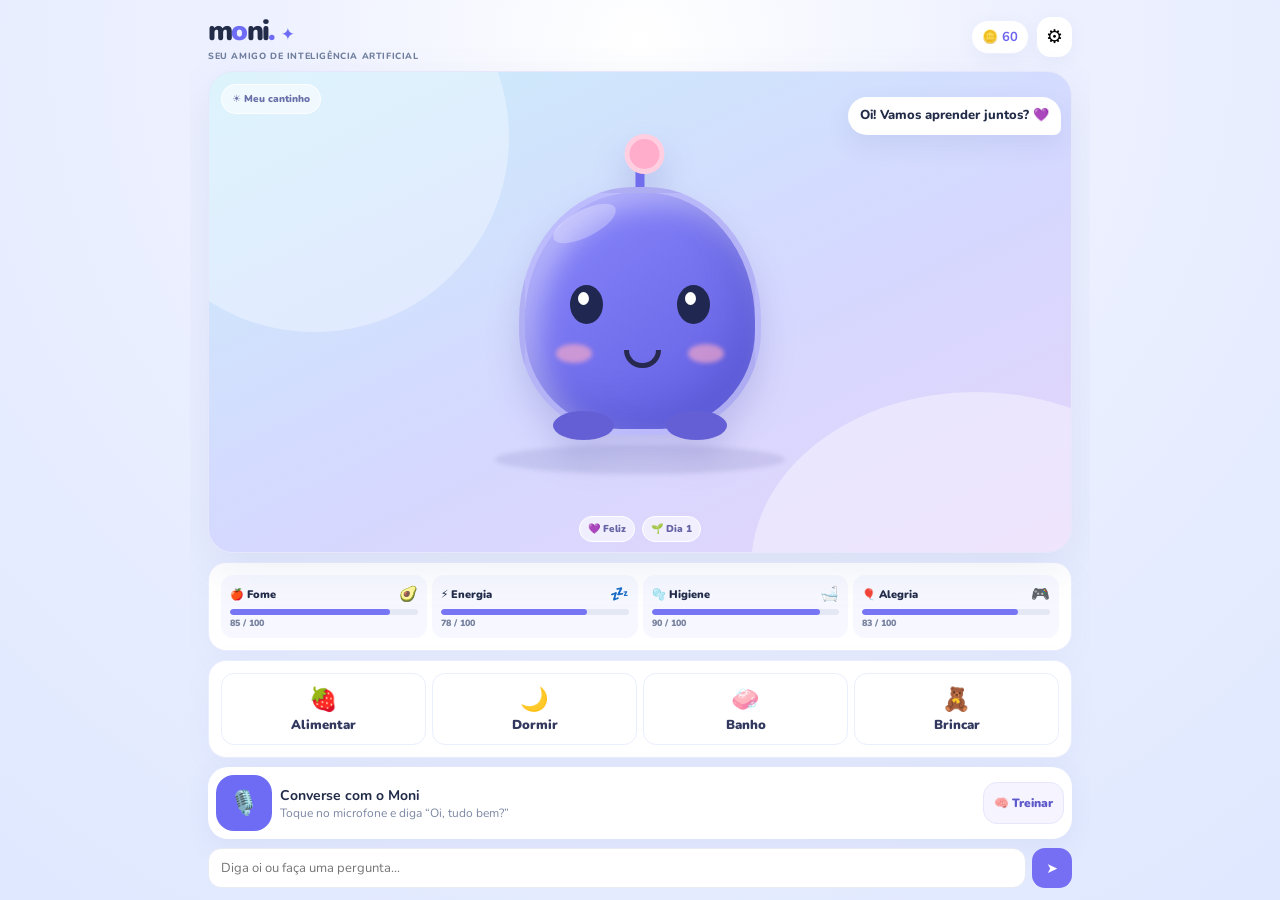
<file: moni/index.html>
<!DOCTYPE html>
<html lang="pt-BR">
<head>
<meta charset="UTF-8"><meta name="viewport" content="width=device-width, initial-scale=1, viewport-fit=cover"><meta name="theme-color" content="#e7edff"><title>MONI — Meu Pet IA</title>
<style>
@import url('https://fonts.googleapis.com/css2?family=Nunito:wght@400;600;700;800;900&display=swap');
:root{font-family:Nunito,system-ui,sans-serif;color:#222c49;background:#e7edff}*{box-sizing:border-box}body{margin:0;min-height:100vh;background:radial-gradient(circle at 50% 5%,#fff 0,#eef1ff 35%,#dfe8ff 100%)}button,input{font:inherit}button{cursor:pointer}button:disabled{opacity:.45;cursor:not-allowed}.app{max-width:1040px;margin:0 auto;padding:22px 20px 100px}.top{display:flex;justify-content:space-between;align-items:center;gap:12px;margin-bottom:18px}.brand{font-size:27px;font-weight:900;letter-spacing:-1.7px}.brand span{color:#6e6cf4}.sub{font-size:12px;color:#71809e;font-weight:800;letter-spacing:1.7px}.top-right{display:flex;align-items:center;gap:8px}.chip{border-radius:100px;padding:10px 15px;background:white;box-shadow:0 4px 20px #3439810c;font-weight:900;font-size:13px;border:1px solid #edf0ff}.chip b{color:#6f66ed}.iconbtn{border:0;background:white;border-radius:14px;padding:10px 13px;font-size:19px;box-shadow:0 4px 20px #3439810c}.layout{display:grid;grid-template-columns:1fr 340px;gap:20px}.main{min-width:0}.stage{border:1px solid #e7e7fc;position:relative;min-height:445px;overflow:hidden;border-radius:32px;background:linear-gradient(155deg,#cceefa 0%,#d5d8ff 55%,#e4d4fa 100%);box-shadow:0 16px 45px #5c6db01c;display:flex;align-items:center;justify-content:center;flex-direction:column}.stage:before{content:'';position:absolute;top:-130px;left:-90px;width:390px;height:390px;background:#fff5;border-radius:50%}.stage:after{content:'';position:absolute;bottom:-190px;right:-130px;width:450px;height:350px;background:#ffffff60;border-radius:50%}.window{position:absolute;top:24px;left:25px;font-size:12px;font-weight:900;color:#6a71aa;background:#ffffff8c;border:1px solid #ffffffc7;padding:9px 14px;border-radius:25px;z-index:1}.speech{position:absolute;z-index:3;top:50px;right:20px;max-width:240px;background:#fff;border-radius:21px 21px 8px 21px;padding:14px 18px;font-size:14px;line-height:1.35;font-weight:800;box-shadow:0 10px 25px #5167a21c;min-height:52px}.pet-wrap{z-index:2;position:relative;margin-top:90px;filter:drop-shadow(0 18px 16px #5754ac37);animation:bob 3s ease-in-out infinite}.pet{position:relative;width:242px;height:248px;background:linear-gradient(145deg,var(--petA,#8987fc),var(--petB,#635fe2));border:6px solid #ffffff75;border-radius:47% 47% 42% 42% / 54% 54% 42% 42%;box-shadow:inset -20px -24px 35px #3538a435,inset 14px 13px 27px #fff6;transition:transform .25s,filter .3s}.pet:before{content:'';position:absolute;top:17px;left:25px;width:69px;height:27px;border-radius:50%;background:#fff4;transform:rotate(-27deg)}.antenna{position:absolute;top:-37px;left:50%;width:9px;height:44px;background:#726dec;border-radius:8px;transform:translateX(-50%)}.antenna:before{content:'';position:absolute;top:-16px;left:-11px;width:30px;height:30px;border-radius:50%;background:#ffadca;border:5px solid #fff6}.eyes{position:absolute;top:92px;left:45px;right:45px;display:flex;justify-content:space-between}.eye{width:33px;height:39px;border-radius:50%;background:#202750;position:relative}.eye:before{content:'';position:absolute;top:7px;left:8px;width:11px;height:13px;background:white;border-radius:50%}.mouth{position:absolute;top:157px;left:99px;width:37px;height:18px;border:5px solid #27294f;border-top:0;border-radius:0 0 30px 30px}.cheek{position:absolute;top:151px;width:36px;height:19px;background:#ffadc6a0;border-radius:50%;filter:blur(2px)}.cheek.l{left:31px}.cheek.r{right:31px}.feet{position:absolute;bottom:-11px;left:28px;right:28px;display:flex;justify-content:space-between}.foot{width:61px;height:29px;border-radius:50%;background:#645fd5}.pet.sad .mouth{border:5px solid #27294f;border-bottom:0;border-radius:30px 30px 0 0;top:170px}.pet.sleep .eye{height:5px;margin-top:22px;border-radius:8px}.pet.sleep .eye:before{display:none}.pet.jump{transform:translateY(-40px) rotate(-4deg)}.floor{z-index:1;width:290px;height:29px;border-radius:50%;background:#525b9a23;filter:blur(2px);margin-top:10px}.stage-bottom{position:absolute;z-index:4;bottom:20px;display:flex;gap:7px}.stage-pill{background:#fff9;border:1px solid #fff;border-radius:20px;padding:7px 12px;font-weight:900;font-size:12px;color:#6563a4}.section{background:#fff;border-radius:25px;padding:20px;box-shadow:0 6px 30px #5b6eb00d;border:1px solid #e9edff}.section h2{font-size:17px;margin:0 0 16px;font-weight:900;letter-spacing:-.5px}.needs{margin-top:17px;display:grid;grid-template-columns:repeat(4,1fr);gap:10px}.need{background:#f7f8ff;border-radius:19px;padding:12px}.need-head{display:flex;justify-content:space-between;align-items:center;gap:5px;font-size:12px;font-weight:900}.need-head .emoji{font-size:18px}.track{height:8px;background:#e4e7f4;border-radius:9px;margin-top:11px;overflow:hidden}.fill{height:100%;background:#7973f8;border-radius:9px;transition:width .4s}.need-num{font-size:11px;margin-top:6px;font-weight:900;color:#7a84a0}.actions{display:grid;grid-template-columns:repeat(4,1fr);gap:10px}.act{border:1px solid #ebeefd;border-radius:20px;background:#fff;padding:16px 8px;font-weight:900;color:#33385f;transition:transform .15s,background .15s}.act:hover{background:#f6f6ff;transform:translateY(-3px)}.act .emoji{display:block;font-size:30px;margin-bottom:6px}.right{display:flex;flex-direction:column;gap:16px}.levelrow{display:flex;align-items:center;justify-content:space-between;margin-bottom:10px}.level{background:#ebe9ff;color:#615de4;padding:7px 12px;border-radius:12px;font-size:13px;font-weight:900}.xp{font-weight:900;font-size:12px;color:#8c96aa}.progress{height:10px;background:#f0f0fb;border-radius:8px;overflow:hidden}.progress div{height:100%;background:linear-gradient(90deg,#827cf8,#b69cff);transition:width .2s}.muted{color:#8190a8;font-size:12px;line-height:1.5}.training-grid{display:grid;grid-template-columns:1fr 1fr;gap:8px}.training-grid button{background:#f4f5ff;border:1px solid #e9eaff;border-radius:15px;padding:12px 8px;font-size:12px;font-weight:900;color:#5e5f98}.training-grid button:hover{background:#e9eaff}.formrow{display:flex;gap:7px;margin-top:8px}input{width:100%;min-width:0;background:#f6f7fc;border:1px solid #e7e9f3;outline:0;border-radius:13px;padding:11px;font-size:13px;color:#2f3654}input:focus{border-color:#aaa8f7}.send{flex-shrink:0;border:0;background:#766ff3;color:white;font-size:14px;font-weight:900;border-radius:13px;padding:9px 14px}.messages{min-height:105px;max-height:175px;overflow-y:auto;background:#f7f8fd;border-radius:14px;padding:11px;display:flex;flex-direction:column;gap:8px}.msg{max-width:93%;padding:8px 10px;border-radius:12px;font-weight:700;font-size:12px;line-height:1.4;background:#e8e7ff;align-self:flex-start}.msg.me{background:#fff;border:1px solid #e6e7f5;align-self:flex-end}.footer{font-size:11px;text-align:center;color:#929bb4;margin-top:18px}.toast{position:fixed;left:50%;bottom:20px;transform:translate(-50%,25px);background:#272c50;color:white;border-radius:18px;padding:12px 20px;opacity:0;pointer-events:none;transition:.3s;z-index:9;font-weight:800;font-size:13px;max-width:90vw;text-align:center}.toast.show{opacity:1;transform:translate(-50%,0)}.modalbg{position:fixed;inset:0;background:#1a204e85;z-index:10;display:none;align-items:center;justify-content:center;padding:16px}.modalbg.open{display:flex}.modal{width:min(430px,100%);background:white;border-radius:24px;padding:24px}.modal h2{margin:0 0 8px}.modal p{font-size:13px;color:#6d7890;line-height:1.5}.modal-actions{display:flex;gap:8px;justify-content:flex-end;margin-top:14px}.secondary{border:1px solid #e5e6f1;border-radius:12px;background:#fff;padding:10px 15px;font-weight:900}.quiz-btn{width:100%;background:#f6f6ff;border:1px solid #e7e7fb;padding:12px;margin:6px 0;border-radius:14px;text-align:left;font-weight:900;color:#454b80}.quiz-btn:hover{background:#ebebff}.statline{display:flex;justify-content:space-between;gap:8px;font-size:13px;margin:10px 0;font-weight:800;color:#67718b}.statline b{color:#34395e}.small-button{border:0;background:transparent;color:#7c7aa5;font-size:12px;font-weight:900;text-decoration:underline;padding:0}.skilltags{display:flex;flex-wrap:wrap;gap:6px;margin-top:12px}.skilltags span{background:#f1efff;color:#6661b0;font-size:11px;font-weight:900;border-radius:15px;padding:5px 9px}@keyframes bob{0%,100%{transform:translateY(0)}50%{transform:translateY(-10px)}}@media(max-width:790px){.layout{grid-template-columns:1fr}.right{display:grid;grid-template-columns:repeat(2,minmax(0,1fr));align-items:start}.stage{min-height:390px}.pet-wrap{margin-top:75px;transform:scale(.86);animation:none}.speech{max-width:195px;top:45px;font-size:12px}.app{padding:15px 12px 75px}}@media(max-width:550px){.right{grid-template-columns:1fr}.needs{grid-template-columns:repeat(2,1fr)}.actions{grid-template-columns:repeat(4,1fr);gap:6px}.act{padding:13px 3px;border-radius:15px;font-size:11px}.act .emoji{font-size:25px}.section{padding:16px}.stage{min-height:370px;border-radius:25px}.pet-wrap{margin-top:60px;scale:.87}.speech{right:12px;top:45px;max-width:150px}.brand{font-size:25px}.chip{padding:9px 11px}}


/* MONI 2.0: interface compacta de tela unica */
html,body{width:100%;height:100%;overflow:hidden;overscroll-behavior:none}
body{min-height:0}
.app{height:100vh;height:100dvh;max-width:900px;padding:clamp(6px,1.5vh,12px) clamp(9px,2.5vw,18px);display:flex;flex-direction:column;overflow:hidden}
.top{flex:0 0 auto;margin-bottom:clamp(4px,1vh,10px)}
.brand{font-size:clamp(21px,4vw,28px)}
.sub{font-size:9px;letter-spacing:.6px}
.chip{padding:7px 10px}.iconbtn{padding:7px 9px}
.layout{display:flex;min-height:0;flex:1;gap:0}
.main{display:flex;flex-direction:column;min-width:0;width:100%;min-height:0;gap:clamp(5px,1vh,10px)}
.stage{min-height:0;height:auto;flex:1 1 0;border-radius:25px}
.stage .window{top:12px;left:12px;font-size:10px;padding:7px 10px}
.speech{top:clamp(12px,3vh,25px);right:10px;max-width:min(43%,230px);font-size:clamp(10px,1.8vh,13px);padding:10px 12px;min-height:0;max-height:34%;overflow:auto}
.pet-wrap{margin-top:clamp(15px,4vh,36px);transform-origin:center;scale:clamp(.44,.085vh + .50,.83)}
.stage-bottom{bottom:10px}
.stage-pill{padding:5px 8px;font-size:10px}
.main>.section{margin:0!important;padding:clamp(7px,1.4vh,12px);border-radius:18px}
.main>.section h2{display:none}
.needs{grid-template-columns:repeat(4,minmax(0,1fr));gap:5px;margin:0}
.need{padding:clamp(5px,1vh,9px);border-radius:12px;min-width:0}
.need-head{font-size:clamp(9px,1.5vw,11px);gap:2px;white-space:nowrap}
.need-head .emoji{font-size:clamp(11px,2vw,15px)}
.track{height:6px;margin-top:5px}
.need-num{font-size:9px;margin-top:2px}
.actions{gap:6px}
.act{padding:clamp(6px,1.1vh,10px) 2px;border-radius:13px;font-size:clamp(10px,1.6vw,13px)}
.act .emoji{font-size:clamp(17px,3vw,23px);margin-bottom:1px}
.right{display:none!important}
.footer{display:none}
.voice-dock{display:flex;align-items:center;gap:8px;border-radius:20px;background:#fff;padding:8px;box-shadow:0 7px 28px #5662ac16;flex:0 0 auto;min-width:0}
.mic-button{border:0;background:#6e6cf4;color:white;width:56px;height:56px;flex:0 0 56px;border-radius:18px;font-size:24px;display:grid;place-items:center}
.mic-button.listening{background:#ef5d78;animation:pulse 1.15s infinite}
.mic-button:disabled{background:#b4b5c9}
.voice-info{flex:1;min-width:0;display:flex;flex-direction:column}
.voice-info b{font-size:clamp(11px,2.1vw,14px);white-space:nowrap;overflow:hidden;text-overflow:ellipsis}
.voice-info span{font-size:clamp(10px,1.7vw,12px);color:#7d87a3;overflow:hidden;text-overflow:ellipsis;white-space:nowrap}
.train-open{border:1px solid #e6e7fb;background:#f5f4ff;color:#5d59ca;border-radius:14px;padding:12px 10px;font-weight:900;font-size:12px;flex-shrink:0}
.mini-chat{display:flex;gap:6px;min-height:0;flex:0 0 auto}
.mini-chat input{height:40px;padding:9px 12px;background:#fff}
.mini-chat .send{height:40px}
#trainingPanel{position:fixed;z-index:8;inset:0;background:#f2f4ff;overflow-y:auto;padding:18px max(14px,calc((100vw - 550px)/2));display:none}
#trainingPanel.open{display:flex!important;flex-direction:column;gap:12px}
#trainingPanel .section{margin:0}
#trainingPanel .panel-close{border:0;background:#fff;border-radius:13px;padding:11px 15px;font-weight:900;align-self:flex-end}
@keyframes pulse{0%,100%{box-shadow:0 0 0 0 #ef5d7850}50%{box-shadow:0 0 0 9px #ef5d7800}}
@media(max-width:550px){.app{padding:calc(6px + env(safe-area-inset-top)) 9px calc(7px + env(safe-area-inset-bottom))}
.stage{border-radius:21px}.pet-wrap{scale:.65}.speech{max-width:46%}.need{padding:5px 3px}.need-head{font-size:9px}.need-num{font-size:9px}.actions{gap:4px}.act{font-size:10px}.mic-button{width:51px;height:51px;flex-basis:51px}.train-open{padding:10px 7px}
}
@media(max-height:650px){.app{padding-top:5px;padding-bottom:5px}.top{margin-bottom:2px}.sub{display:none}.pet-wrap{scale:.52}.need-num{display:none}.voice-dock{padding:5px}.mic-button{height:44px;width:44px;flex-basis:44px}.mini-chat input,.mini-chat .send{height:34px}.stage-bottom{bottom:5px}.stage-pill{padding:3px 7px}}
@media(max-height:460px){.pet-wrap{scale:.36}.stage-pill{display:none}.need-head .emoji{display:none}.voice-info span{display:none}}

</style>
</head><body>
<div class="app">
<header class="top"><div><div class="brand">m<span>o</span>ni<span>.</span> <span style="font-size:17px">✦</span></div><div class="sub">SEU AMIGO DE INTELIGÊNCIA ARTIFICIAL</div></div><div class="top-right"><div class="chip">🪙 <b id="coins">0</b></div><button class="iconbtn" id="settings" title="Configurações">⚙️</button></div></header>
<div class="layout"><div class="main"><div class="stage"><div class="window" id="greeting">☀️ Meu cantinho</div><div class="speech" id="speech">Oi! Vamos aprender juntos? 💜</div><div class="pet-wrap" id="petWrap"><div class="antenna"></div><div class="pet" id="pet"><div class="eyes"><div class="eye"></div><div class="eye"></div></div><div class="cheek l"></div><div class="cheek r"></div><div class="mouth"></div><div class="feet"><div class="foot"></div><div class="foot"></div></div></div></div><div class="floor"></div><div class="stage-bottom"><div class="stage-pill" id="mood">💜 Feliz</div><div class="stage-pill" id="age">🌱 Dia 1</div></div></div><div class="section" style="margin-top:16px"><h2>Como está o Moni?</h2><div class="needs"><div class="need"><div class="need-head"><span>🍎 Fome</span><span class="emoji">🥑</span></div><div class="track"><div class="fill" id="foodBar"></div></div><div class="need-num" id="foodNum"></div></div><div class="need"><div class="need-head"><span>⚡ Energia</span><span class="emoji">💤</span></div><div class="track"><div class="fill" id="energyBar"></div></div><div class="need-num" id="energyNum"></div></div><div class="need"><div class="need-head"><span>🫧 Higiene</span><span class="emoji">🛁</span></div><div class="track"><div class="fill" id="cleanBar"></div></div><div class="need-num" id="cleanNum"></div></div><div class="need"><div class="need-head"><span>🎈 Alegria</span><span class="emoji">🎮</span></div><div class="track"><div class="fill" id="funBar"></div></div><div class="need-num" id="funNum"></div></div></div></div><div class="section" style="margin-top:16px"><h2>Cuide do seu amigo</h2><div class="actions"><button class="act" data-action="feed"><span class="emoji">🍓</span>Alimentar</button><button class="act" data-action="sleep"><span class="emoji">🌙</span>Dormir</button><button class="act" data-action="bath"><span class="emoji">🧼</span>Banho</button><button class="act" data-action="play"><span class="emoji">🧸</span>Brincar</button></div></div></div><aside class="right"><section class="section"><h2>🧠 Cérebro do Moni</h2><div class="levelrow"><span class="level" id="level">Nível 1 · Curioso</span><span class="xp" id="xp">0 / 100 XP</span></div><div class="progress"><div id="xpBar"></div></div><p class="muted">Quanto mais você ensina, mais experiências e respostas ele aprende.</p><div class="statline"><span>Palavras ensinadas</span><b id="words">0</b></div><div class="statline"><span>Treinos concluídos</span><b id="trained">0</b></div><div class="skilltags" id="skills"></div></section><section class="section"><h2>🎓 Centro de treinamento</h2><div class="training-grid"><button data-train="colors">🎨 Cores</button><button data-train="numbers">🔢 Números</button><button data-train="logic">🧩 Lógica</button><button data-train="feelings">💗 Emoções</button></div><p class="muted" style="margin-bottom:7px">Ensine algo novo: escreva uma palavra e o que significa.</p><form id="teachForm"><input id="wordInput" aria-label="Palavra para ensinar" placeholder="Palavra: amizade" maxlength="32" required><div class="formrow"><input id="meaningInput" aria-label="Significado da palavra" placeholder="Significa cuidar de alguém..." maxlength="140" required><button class="send" type="submit">Ensinar</button></div></form></section><section class="section"><h2>💬 Converse com o Moni</h2><div class="messages" id="messages" aria-live="polite"></div><form class="formrow" id="chatForm"><input id="chatInput" placeholder="Diga oi ou faça uma pergunta..." maxlength="170" aria-label="Mensagem para Moni"><button type="submit" class="send">➤</button></form><p class="muted" style="margin:8px 0 0">O Moni responde usando suas regras e o que você ensinou. Não usa uma IA externa.</p></section></aside></div><footer class="footer">MONI 1.0 • Pet virtual educativo • O progresso é salvo neste navegador</footer></div>
<div class="toast" id="toast" role="status"></div><div class="modalbg" id="modalBg"><div class="modal" role="dialog" aria-modal="true" aria-labelledby="modalTitle"><h2 id="modalTitle"></h2><div id="modalContent"></div><div class="modal-actions" id="modalActions"></div></div></div>
<script>
(()=>{'use strict';const KEY='moni-v1-save';const $=s=>document.querySelector(s), clamp=x=>Math.min(100,Math.max(0,x));const norm=s=>String(s).toLocaleLowerCase('pt-BR').normalize('NFD').replace(/[\u0300-\u036f]/g,'').replace(/[^a-z0-9\s]/g,'').trim();const quiz={colors:[['Qual destas cores é a cor do céu em um dia claro?',['Azul','Laranja','Rosa'],0],['Qual mistura de cores forma o verde?',['Amarelo e azul','Preto e branco','Rosa e vermelho'],0],['Qual cor lembra uma banana madura?',['Roxo','Amarelo','Azul'],1]],numbers:[['Quanto é 2 + 3?',['4','5','6'],1],['Quanto é 4 × 2?',['6','8','10'],1],['Qual é o próximo número: 2, 4, 6, ...?',['7','9','8'],2]],logic:[['Se está chovendo, o que é útil levar?',['Guarda-chuva','Óculos de sol','Balde'],0],['Qual vem primeiro?',['Tarde','Manhã','Noite'],1],['Qual é diferente?',['Maçã','Banana','Sapato'],2]],feelings:[['Como mostrar carinho a um amigo?',['Ouvir e respeitar','Ignorar','Zombar'],0],['Se alguém está triste, o melhor é...',['Dar apoio','Rir','Brigar'],0],['Qual sentimento sentimos quando algo bom acontece?',['Alegria','Medo','Raiva'],0]]};const labels={colors:'Cores',numbers:'Números',logic:'Lógica',feelings:'Emoções'};const initial=()=>({created:Date.now(),last:Date.now(),food:85,energy:78,clean:90,fun:83,coins:60,xp:0,trained:0,dict:{},skills:{},name:'Moni',history:[]});let state;try{state={...initial(),...JSON.parse(localStorage.getItem(KEY)||'{}')}}catch{state=initial()}state.dict=state.dict||{};state.skills=state.skills||{};state.history=Array.isArray(state.history)?state.history.slice(-18):[];const hours=Math.min(72,Math.max(0,(Date.now()-(state.last||Date.now()))/3600000));for(const k of ['food','energy','clean','fun'])state[k]=clamp((Number(state[k])||0)-hours*({food:2,energy:1.5,clean:1,fun:1.8}[k]));state.last=Date.now();let sleeping=false,toastTimeout=null;
function save(){state.last=Date.now();try{localStorage.setItem(KEY,JSON.stringify(state))}catch{}}function say(t){$('#speech').textContent=t}function toast(t){$('#toast').textContent=t;$('#toast').classList.add('show');clearTimeout(toastTimeout);toastTimeout=setTimeout(()=>$('#toast').classList.remove('show'),2400)}function gain(n){state.xp+=n;state.coins+=Math.ceil(n/3);toast(`+${n} XP · +${Math.ceil(n/3)} moedas 🪙`)}function lv(){return Math.floor(state.xp/100)+1}function render(){const stats=['food','energy','clean','fun'];for(const k of stats){$('#'+k+'Bar').style.width=state[k]+'%';$('#'+k+'Num').textContent=Math.round(state[k])+' / 100';$('#'+k+'Bar').style.background=state[k]<25?'#ff9e9d':state[k]<50?'#eabd69':'#7875f5'}const avg=stats.reduce((n,k)=>n+state[k],0)/4;$('#mood').textContent=avg<35?'🥺 Precisa de cuidados':avg<65?'😐 Mais ou menos':'💜 Feliz';$('#pet').classList.toggle('sad',avg<45);$('#pet').classList.toggle('sleep',sleeping);$('#coins').textContent=state.coins;$('#level').textContent=`Nível ${lv()} · ${lv()<3?'Curioso':lv()<6?'Aprendiz':lv()<10?'Esperto':'Gênio'}`;$('#xp').textContent=(state.xp%100)+' / 100 XP';$('#xpBar').style.width=(state.xp%100)+'%';$('#words').textContent=Object.keys(state.dict).length;$('#trained').textContent=state.trained;$('#age').textContent='🌱 Dia '+(1+Math.floor((Date.now()-state.created)/86400000));$('#skills').replaceChildren();Object.entries(state.skills).forEach(([key,value])=>{let span=document.createElement('span');span.textContent=`${labels[key]} · ${value}`;$('#skills').append(span)});save()}function addMsg(text,me=false){let d=document.createElement('div');d.className='msg'+(me?' me':'');d.textContent=text;$('#messages').append(d);$('#messages').scrollTop=$('#messages').scrollHeight}function jump(){let p=$('#pet');p.classList.add('jump');setTimeout(()=>p.classList.remove('jump'),330)}function act(type){if(sleeping){toast('O Moni está descansando!');return}const change={feed:['food',24,'Humm, que delícia! 🍓'],sleep:['energy',32,'Que soneca boa! 🌙'],bath:['clean',30,'Agora estou limpinho! 🫧'],play:['fun',26,'Isso foi muito divertido! 🎈']}[type];if(!change)return;const [key,amount,message]=change;if(state[key]>94){say('Já estou bem nessa parte! Que tal fazermos outra coisa?');return}state[key]=clamp(state[key]+amount);if(type==='sleep'){sleeping=true;setTimeout(()=>{sleeping=false;render()},1600)}else jump();if(type==='play'){state.energy=clamp(state.energy-6);state.food=clamp(state.food-4)}if(type==='feed')state.clean=clamp(state.clean-2);gain(5);say(message);render()}document.querySelectorAll('[data-action]').forEach(btn=>btn.addEventListener('click',()=>act(btn.dataset.action)));
const bg=$('#modalBg');function modal(title,content){$('#modalTitle').textContent=title;$('#modalContent').replaceChildren();$('#modalActions').replaceChildren();if(typeof content==='string'){$('#modalContent').textContent=content}else $('#modalContent').append(content);bg.classList.add('open')}function close(){bg.classList.remove('open')}function modalButton(text,cb,primary=false){let b=document.createElement('button');b.className=primary?'send':'secondary';b.textContent=text;b.addEventListener('click',cb);$('#modalActions').append(b)}bg.addEventListener('click',e=>{if(e.target===bg)close()});document.addEventListener('keydown',e=>{if(e.key==='Escape')close()});function startQuiz(key){let pool=quiz[key];let item=pool[Math.floor(Math.random()*pool.length)];modal('🎓 Treino: '+labels[key], 'Responda para ajudar o Moni a entender melhor!');let q=document.createElement('p');q.style.fontWeight='900';q.style.color='#34395e';q.textContent=item[0];$('#modalContent').append(q);item[1].forEach((choice,i)=>{let btn=document.createElement('button');btn.className='quiz-btn';btn.textContent=choice;btn.onclick=()=>{if(i===item[2]){state.skills[key]=(state.skills[key]||0)+1;state.trained++;state.fun=clamp(state.fun+5);gain(20);say('Aprendi mais sobre '+labels[key].toLowerCase()+'! 🧠✨');jump();close();render()}else{say('Hmm, essa não era a resposta. Vamos tentar de novo?');toast('Quase! Experimente outra resposta.');btn.disabled=true}};$('#modalContent').append(btn)});modalButton('Fechar',close)}document.querySelectorAll('[data-train]').forEach(b=>b.addEventListener('click',()=>startQuiz(b.dataset.train)));
$('#teachForm').addEventListener('submit',e=>{e.preventDefault();const word=$('#wordInput').value.trim(),meaning=$('#meaningInput').value.trim();if(word.length<2||meaning.length<3)return;state.dict[norm(word)]=meaning;state.trained++;gain(15);say('Agora eu sei o que é '+word+'! Obrigado por me ensinar! 🤓');addMsg('Aprendi: '+word+' = '+meaning);$('#teachForm').reset();render()});const patterns=[[/^(oi|ola|e ai)( tudo bem| como vai| como voce esta)?/,'Oi! Eu estou bem e feliz por conversar com você! E você, como está? 💜'],[/^(tudo bem|como vai|como voce esta)/,'Estou muito bem! Obrigado por perguntar. E você, como está? 😊'],[/^(estou bem|to bem|eu estou bem)/,'Que bom! Fico feliz em saber! Quer brincar ou me ensinar algo? 💜'],[/^(estou triste|to triste)/,'Sinto muito. Quer conversar ou brincar comigo um pouquinho? 💜'],[/^(oi|ola|e ai|bom dia|boa tarde|boa noite)/,'Oi! Gosto de conversar com você! 💜'],[/como (voce|vc) (esta|ta)/,'Estou aprendendo coisas novas! Você pode cuidar de mim e me ensinar.'],[/qual (e )?(seu )?nome/,'Eu sou o Moni, seu pet de inteligência artificial!'],[/obrigad/,'Por nada! Aprender com você é muito divertido.'],[/quem (e|sou) eu/,'Você é a pessoa que está me ensinando a conhecer o mundo!'],[/o que (voce|vc) sabe/,'Eu sei o que você me ensinou. Veja minhas habilidades no painel de cérebro!']];function reply(raw){let input=norm(raw);if(!input)return 'Pode me contar algo?';for(const [word,definition]of Object.entries(state.dict)){if(input===word||input.includes(' '+word)||input.startsWith(word+' ')||input.includes('significa '+word)||input.includes('sobre '+word))return `Você me ensinou que “${word}” significa: ${definition} 🧠`;}for(let [re,msg]of patterns)if(re.test(input))return msg;if(input.includes('pular')){jump();return 'Pulei! 🎉'}if(input.includes('fome'))return state.food<40?'Estou com bastante fome! 🍎':'Minha barriga está bem!';if(input.includes('aprender')||input.includes('ensinar'))return 'Quero aprender! Use o Centro de treinamento ou ensine uma palavra nova.';return ['Ainda não sei responder isso. Você pode me ensinar uma palavra relacionada?','Interessante! Estou aprendendo aos poucos. Pode me explicar usando o treinamento?','Quero entender melhor! Me ensine o significado de alguma palavra dessa frase.'][Math.floor(Math.random()*3)]}$('#chatForm').addEventListener('submit',e=>{e.preventDefault();const field=$('#chatInput'),value=field.value.trim();if(!value)return;field.value='';addMsg(value,true);let r=reply(value);addMsg(r);say(r);state.fun=clamp(state.fun+2);render()});$('#settings').addEventListener('click',()=>{let d=document.createElement('div');let p=document.createElement('p');p.textContent='Seu pet é salvo automaticamente neste navegador. Reiniciar apaga o progresso local, incluindo o que ele aprendeu.';d.append(p);let s=document.createElement('div');s.className='statline';s.textContent='Modo de IA: aprendizado local por associações';d.append(s);modal('⚙️ Configurações',d);modalButton('Cancelar',close);modalButton('Reiniciar pet',()=>{if(!confirm('Apagar todos os dados do Moni neste navegador?'))return;state=initial();$('#messages').replaceChildren();addMsg('Oi! Sou o Moni! Vamos aprender juntos? 💜');say('Uma nova aventura começa!');close();render()},true)});addMsg('Oi! Eu sou o Moni! Me ensine palavras ou pergunte o que eu sei. 💜');render();setInterval(()=>{if(sleeping)return;for(const [k,v]of Object.entries({food:.6,energy:.4,clean:.3,fun:.5}))state[k]=clamp(state[k]-v);render()},60000);

function initVoiceMode(){
 const main=$('.main'), right=$('.right'), chat=$('#chatForm'), micSupported=!!(window.SpeechRecognition||window.webkitSpeechRecognition);
 const dock=document.createElement('div');dock.className='voice-dock';
 dock.innerHTML='<button type="button" class="mic-button" id="moniMic" aria-label="Ativar microfone" aria-pressed="false">🎙️</button><div class="voice-info"><b id="voiceState">Converse com o Moni</b><span id="voiceHint">Toque no microfone e diga “Oi, tudo bem?”</span></div><button type="button" class="train-open" id="openTrain">🧠 Treinar</button>';
 const chatRow=document.createElement('div');chatRow.className='mini-chat';chatRow.append($('#chatInput'),chat.querySelector('button[type=submit]'));chat.replaceChildren(chatRow);chatRow.append(...[]); // formulário permanece funcional
 main.append(dock);main.append(chat);
 chat.classList.remove('formrow');chat.classList.add('mini-chat');chat.style.marginTop='0';
 chatRow.replaceWith(...Array.from(chatRow.children)); // mantém input e botão dentro do form
 const train=document.createElement('div');train.id='trainingPanel';const closeBtn=document.createElement('button');closeBtn.className='panel-close';closeBtn.textContent='✕ Fechar treinamento';train.append(closeBtn);
 const sections=[...right.querySelectorAll(':scope > .section')];sections.slice(0,2).forEach(s=>train.append(s));document.body.append(train);
 $('#openTrain').onclick=()=>train.classList.add('open');closeBtn.onclick=()=>train.classList.remove('open');
 let recognition=null, listening=false, speaking=false, voiceWanted=false;
 const button=$('#moniMic'), status=$('#voiceState'),hint=$('#voiceHint');
 function statusSet(t,h){status.textContent=t;if(h)hint.textContent=h}
 function stopListen(){voiceWanted=false;listening=false;button.classList.remove('listening');button.setAttribute('aria-pressed','false');if(recognition){try{recognition.abort()}catch{}}}
 function speak(text){
  if(!('speechSynthesis' in window))return;
  speaking=true;stopListen();window.speechSynthesis.cancel();
  const utter=new SpeechSynthesisUtterance(text.replace(/[\u{1F300}-\u{1FAFF}\u{2600}-\u{27BF}]/gu,''));
  utter.lang='pt-BR';utter.rate=1.02;utter.pitch=1.16;
  const voices=window.speechSynthesis.getVoices();const pt=voices.find(v=>v.lang.toLowerCase()==='pt-br')||voices.find(v=>v.lang.toLowerCase().startsWith('pt'));
  if(pt)utter.voice=pt;
  utter.onend=()=>{speaking=false;statusSet('Pode falar comigo','Toque no microfone para conversar')};
  utter.onerror=()=>{speaking=false;statusSet('Pode falar comigo')};
  statusSet('Moni está respondendo…');window.speechSynthesis.speak(utter);
 }
 function voiceHandle(raw){
  raw=raw.trim();if(!raw)return;
  addMsg('🎙️ '+raw,true);
  const n=norm(raw);let answer;
  const taught=raw.match(/(?:aprenda|aprende|ensina|ensinar) (?:que )?(.+?) (?:é|significa) (.+)/i);
  if(taught){const word=taught[1].trim(),meaning=taught[2].trim();if(word.length>1&&meaning.length>1){state.dict[norm(word)]=meaning;state.trained++;gain(15);answer='Aprendi! '+word+' significa '+meaning+'. Obrigado por me ensinar!';}else answer='Pode repetir o que quer me ensinar?';}
  else if(/\b(alimentar|comer|comida|de fome)\b/.test(n)){act('feed');answer='Obrigado pela comidinha!'}
  else if(/\b(banho|limpar|lavar)\b/.test(n)){act('bath');answer='Prontinho! Agora estou limpinho!'}
  else if(/\b(dormir|sono|descansar)\b/.test(n)){act('sleep');answer='Vou descansar um pouquinho!'}
  else if(/\b(brincar|brinca|diversao)\b/.test(n)){act('play');answer='Vamos brincar! Isso é divertido!'}
  else answer=reply(raw);
  addMsg(answer);say(answer);state.fun=clamp(state.fun+2);render();speak(answer);
 }
 if(!micSupported){button.disabled=true;statusSet('Microfone indisponível','Use Chrome com HTTPS ou digite sua mensagem');}
 else{
  const SpeechRecognition=window.SpeechRecognition||window.webkitSpeechRecognition;
  recognition=new SpeechRecognition();recognition.lang='pt-BR';recognition.continuous=false;recognition.interimResults=false;recognition.maxAlternatives=1;
  recognition.onstart=()=>{listening=true;button.classList.add('listening');button.setAttribute('aria-pressed','true');statusSet('Estou ouvindo…','Pode falar!')};
  recognition.onresult=e=>{const text=e.results?.[0]?.[0]?.transcript||'';voiceWanted=false;listening=false;button.classList.remove('listening');if(text)voiceHandle(text)};
  recognition.onerror=e=>{voiceWanted=false;listening=false;button.classList.remove('listening');if(e.error==='not-allowed'||e.error==='service-not-allowed')statusSet('Permissão do microfone negada','Autorize o microfone nas configurações do navegador');else if(e.error==='no-speech')statusSet('Não ouvi sua voz','Toque no microfone e tente novamente');else if(e.error!=='aborted')statusSet('Não consegui ouvir','Confira sua conexão e tente novamente')};
  recognition.onend=()=>{listening=false;button.classList.remove('listening');button.setAttribute('aria-pressed','false');if(voiceWanted&&!speaking)statusSet('Toque para conversar','O microfone foi encerrado');voiceWanted=false};
  button.addEventListener('click',()=>{
   if(listening){stopListen();statusSet('Microfone desligado','Toque novamente para falar');return}
   if('speechSynthesis' in window)window.speechSynthesis.cancel();speaking=false;
   voiceWanted=true;try{recognition.start()}catch{voiceWanted=false;statusSet('Tente novamente','O microfone não iniciou')}
  });
 }
 // respostas digitadas também falam: captura envio após a rotina existente
 chat.addEventListener('submit',()=>{setTimeout(()=>{const msg=$('#speech').textContent;if(msg)speak(msg)},0)});
 // não interromper a fala pela própria voz do personagem
 document.addEventListener('visibilitychange',()=>{if(document.hidden){stopListen();if('speechSynthesis' in window)window.speechSynthesis.cancel()}});
}
initVoiceMode();

})();
</script></body></html>
</file>
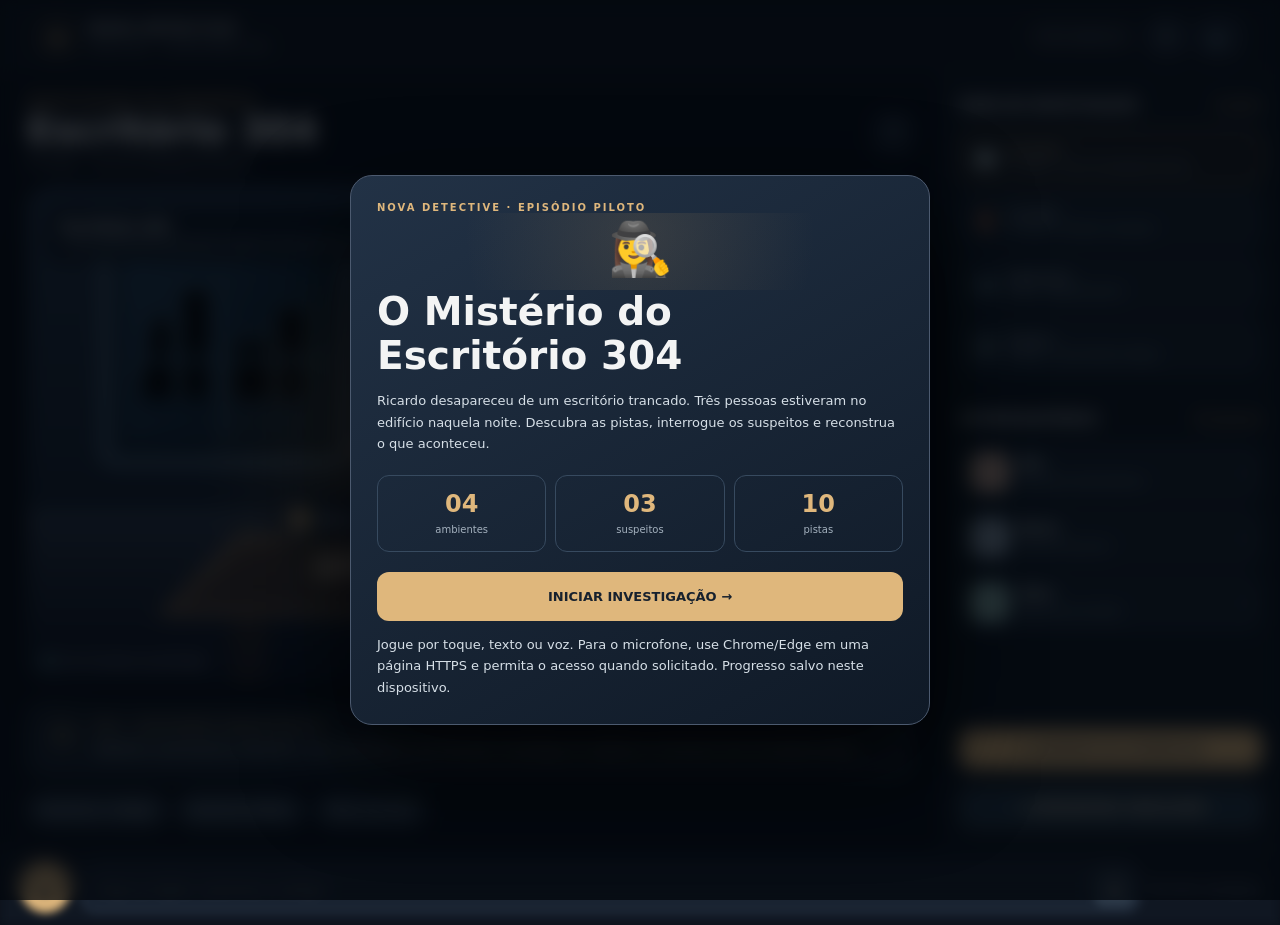
<file: nova-detective/index.html>
<!doctype html>
<html lang="pt-BR">
<head>
<meta charset="utf-8"><meta name="viewport" content="width=device-width,initial-scale=1,viewport-fit=cover"><meta name="theme-color" content="#0b1019">
<meta name="description" content="NOVA Detective — mistério interativo por voz. Investigue o Escritório 304, interrogue suspeitos e descubra a verdade.">
<title>NOVA Detective 1.0 — O Mistério do Escritório 304</title>
<style>
:root{color-scheme:dark;--bg:#0b1019;--panel:#151d29;--panel2:#1d2735;--line:#344255;--txt:#f3f4f4;--muted:#a4b1be;--gold:#dfb77c;--gold2:#f2d5a7;--cyan:#79c9d4;--red:#e78980;--radius:18px;font-family:Inter,ui-sans-serif,system-ui,-apple-system,"Segoe UI",sans-serif}*{box-sizing:border-box}html,body{margin:0;min-height:100%;background:var(--bg);color:var(--txt)}button,input{font:inherit}button{cursor:pointer}button:disabled{opacity:.45;cursor:not-allowed}button:focus-visible,input:focus-visible{outline:3px solid var(--gold);outline-offset:3px}.shell{width:min(1480px,100%);margin:auto;min-height:100dvh;display:grid;grid-template-rows:auto 1fr auto}.topbar{height:74px;border-bottom:1px solid #ffffff16;display:flex;align-items:center;justify-content:space-between;padding:0 clamp(16px,3vw,44px);background:#101620}.brand{display:flex;gap:12px;align-items:center}.mark{width:38px;height:38px;border-radius:12px;border:1px solid #dfb77c70;display:grid;place-items:center;color:var(--gold);font-size:21px;background:#dfb77c11}.brand b{display:block;letter-spacing:.13em;font-size:13px}.brand small{font-size:10px;letter-spacing:.15em;color:var(--muted)}.topright{display:flex;gap:9px;align-items:center}.chip{border:1px solid var(--line);border-radius:30px;padding:8px 12px;font-size:11px;color:var(--muted);background:#ffffff05}.iconBtn{border:1px solid var(--line);color:var(--txt);background:#1c2634;border-radius:12px;min-height:40px;min-width:40px;padding:8px 12px}.layout{display:grid;grid-template-columns:minmax(0,1fr) 340px;min-height:0}.center{display:flex;flex-direction:column;min-width:0;padding:22px clamp(14px,2.1vw,36px);gap:16px}.chapter{display:flex;align-items:center;justify-content:space-between;gap:12px}.eyebrow{text-transform:uppercase;letter-spacing:.2em;color:var(--gold);font-size:10px;font-weight:750}.chapter h1{font-size:clamp(23px,2.9vw,38px);line-height:1.1;margin:4px 0}.sub{font-size:12px;color:var(--muted)}.sceneFrame{position:relative;isolation:isolate;aspect-ratio:16/9;max-height: min(61vh,690px);min-height:270px;border:1px solid #60758c4d;border-radius:23px;overflow:hidden;background:#182435;box-shadow:0 32px 80px #0007}.sceneFrame:after{content:"";position:absolute;inset:0;pointer-events:none;background:linear-gradient(180deg,#050b1200 52%,#080e1c80 100%);z-index:1}.sceneArt{position:absolute;inset:0}.sceneArt svg{display:block;width:100%;height:100%}.sceneHead{position:absolute;left:18px;top:18px;z-index:2;padding:10px 14px;border-radius:13px;background:#08101bbf;backdrop-filter:blur(12px);border:1px solid #ffffff24}.sceneHead strong{font-size:14px}.sceneHead small{display:block;font-size:11px;color:#c8d2d8;margin-top:3px}.hotspot{position:absolute;z-index:3;transform:translate(-50%,-50%);padding:8px 12px 8px 8px;display:flex;align-items:center;gap:7px;border-radius:30px;border:1px solid #f4d7a5a8;background:#111c2eea;color:#fff;font-weight:700;font-size:11px;white-space:nowrap;box-shadow:0 6px 24px #0009;transition:transform .12s}.hotspot:hover{transform:translate(-50%,-50%) scale(1.07)}.hotspot .plus{height:23px;width:23px;display:grid;place-items:center;border-radius:50%;background:var(--gold);color:#172030;font-size:18px}.hotspot.found{border-color:#7fc9bf9c;background:#122d32ea}.hotspot.found .plus{background:#7fc9bf}.sceneFoot{position:absolute;z-index:3;bottom:15px;left:16px;right:16px;display:flex;align-items:center;gap:6px;color:#e6eaf0;font-size:11px}.sceneFoot .pulse{width:7px;height:7px;background:#8de0d4;box-shadow:0 0 9px #7ac7c4;border-radius:50%}.narrator{display:flex;align-items:flex-start;gap:12px;background:#1a2532;border:1px solid #344357;border-radius:17px;padding:14px 16px;min-height:77px}.narrator .orb{border-radius:50%;width:38px;height:38px;flex-shrink:0;display:grid;place-items:center;color:var(--gold);background:#dfb77c1b}.narrator strong{font-size:10px;text-transform:uppercase;letter-spacing:.13em;color:var(--gold)}.narrator p{font-size:13px;line-height:1.55;margin:5px 0 0}.commands{display:flex;gap:8px;flex-wrap:wrap}.quick{background:#202d3b;color:#dce4eb;border:1px solid #3b4c5e;border-radius:30px;padding:9px 13px;font-size:12px}.quick:hover,.location:hover{border-color:var(--gold)}.sidebar{border-left:1px solid #ffffff13;background:#101822;padding:23px 18px 20px;display:flex;flex-direction:column;gap:18px}.sidetop{display:flex;justify-content:space-between;align-items:center}.sidetop strong{font-size:13px}.counter{color:var(--gold);font-size:12px}.maplist{display:grid;gap:8px}.location{display:flex;align-items:center;gap:10px;text-align:left;background:#182431;color:#dee5eb;border:1px solid #2a3b4d;border-radius:13px;padding:13px 12px;font-size:12px}.location span:first-child{font-size:18px;width:25px;text-align:center}.location small{display:block;color:var(--muted);font-size:10px;margin-top:2px}.location.active{background:#5e4b3424;border-color:var(--gold);color:var(--gold2)}.rule{height:1px;background:#ffffff14}.suspects{display:grid;gap:8px}.suspect{border:1px solid #2c3c4d;background:#182431;border-radius:12px;padding:9px 11px;display:flex;align-items:center;gap:10px;text-align:left;color:white}.avatar{height:37px;width:37px;border-radius:11px;display:grid;place-items:center;font-weight:800;color:#1b2934;font-size:12px}.suspect b{display:block;font-size:12px}.suspect small{font-size:10px;color:var(--muted)}.suspect .arrow{margin-left:auto;color:var(--gold)}.endBtn{margin-top:auto;width:100%;padding:13px 12px;background:#dfb77c;color:#17212e;border:0;border-radius:12px;font-size:12px;font-weight:800}.controlbar{border-top:1px solid #ffffff15;background:#101722;padding:12px 20px;display:flex;align-items:center;gap:10px}.micro{border:0;border-radius:50%;height:51px;width:51px;flex:none;display:grid;place-items:center;background:var(--gold);color:#172130;font-size:23px}.micro.live{animation:glow 1.4s infinite;background:#b2e0d9}@keyframes glow{50%{box-shadow:0 0 0 9px #81d3be28}}.inputarea{display:flex;align-items:center;gap:8px;flex:1;border:1px solid #3a4a5e;background:#192331;border-radius:14px;padding:5px 5px 5px 15px;min-width:0}.inputarea input{width:100%;border:0;background:none;color:var(--txt);min-height:36px;font-size:13px;outline:0}.send{background:#2c3948;border:0;color:var(--gold2);padding:10px 13px;border-radius:10px}.status{font-size:11px;color:var(--muted);white-space:nowrap;max-width:240px;overflow:hidden;text-overflow:ellipsis}.overlay{position:fixed;inset:0;background:#02060bbd;z-index:10;display:flex;align-items:center;justify-content:center;padding:16px;backdrop-filter:blur(9px)}.overlay[hidden]{display:none}.modal{width:min(580px,100%);max-height:min(90dvh,830px);overflow:auto;border-radius:22px;border:1px solid #4c5a6f;background:#172130;box-shadow:0 40px 100px #000b}.modalHead{padding:19px 21px 16px;border-bottom:1px solid #ffffff17;display:flex;justify-content:space-between;align-items:flex-start;gap:10px}.modalHead h2{margin:4px 0 0;font-size:23px}.modalBody{padding:19px 21px 24px}.modalBody p{color:#d6dfe7;line-height:1.65;font-size:13px}.dialogue{background:#222f3e;border-left:3px solid var(--gold);border-radius:10px;padding:15px;font-size:14px;line-height:1.6;margin:10px 0 18px}.choices{display:grid;gap:8px}.choice{padding:13px;text-align:left;border:1px solid #45576c;border-radius:12px;background:#253246;color:#f0f3f6;font-size:13px;line-height:1.45}.choice:hover{border-color:var(--gold)}.evidenceList{display:grid;gap:8px}.evidence{display:flex;gap:11px;align-items:flex-start;padding:12px;border:1px solid #3b4b5e;border-radius:12px;background:#202d3c}.evidence .sym{font-size:22px}.evidence b{font-size:13px}.evidence small{display:block;color:var(--muted);font-size:12px;line-height:1.5;margin-top:4px}.empty{border:1px dashed #506173;border-radius:13px;padding:22px;text-align:center;color:#b7c3ce;font-size:13px}.primary{background:var(--gold);color:#17212e;border:0;border-radius:12px;padding:13px 18px;font-weight:800;font-size:13px}.secondary{background:#28374a;color:#f3f3f3;border:1px solid #43566d;border-radius:12px;padding:12px 16px;font-weight:700;font-size:12px}.accuseList{display:grid;gap:10px;margin-top:13px}.accuse{background:#223044;border:1px solid #42546a;border-radius:13px;color:#fff;padding:15px;text-align:left}.accuse b{font-size:14px}.accuse small{display:block;color:#b5c2ce;margin-top:5px;line-height:1.5}.tip{border-radius:12px;background:#36505050;border:1px solid #669d9670;padding:12px;font-size:12px;color:#d6eeea;line-height:1.55}.caseStats{display:grid;grid-template-columns:repeat(3,1fr);gap:9px;margin:20px 0}.stat{border:1px solid #374a5f;border-radius:12px;text-align:center;padding:14px 7px}.stat b{display:block;font-size:24px;color:var(--gold)}.stat small{font-size:10px;color:var(--muted)}.result-good{color:#9bdccd!important}.result-bad{color:#f6afab!important}.bottommobile{display:none}.toast{position:fixed;left:50%;bottom:85px;transform:translateX(-50%);padding:12px 17px;background:#e1bb82;color:#172130;border-radius:12px;z-index:25;font-weight:750;font-size:12px;max-width:90%;text-align:center;box-shadow:0 8px 30px #0009;pointer-events:none}.toast[hidden]{display:none}body:not(.started) .shell{filter:blur(5px);pointer-events:none}#welcome{z-index:50}#welcome .modal{background:linear-gradient(150deg,#223246,#0f1926)}.welcomeVisual{background:radial-gradient(circle at 50% 30%,#94795237,transparent 65%);text-align:center;font-size:52px;padding:6px 0 10px}.tiny{font-size:11px;color:var(--muted);line-height:1.55}@media(max-width:950px){.layout{grid-template-columns:1fr}.sidebar{border-left:0;border-top:1px solid #ffffff13;display:grid;grid-template-columns:1fr 1fr;gap:10px;padding:12px 16px}.sidebar .sidetop{grid-column:1/-1}.sidebar .rule{display:none}.sidebar .suspects{grid-column:1/-1;grid-template-columns:repeat(3,1fr)}.sidebar .endBtn{grid-column:1/-1}.sidebar .maplist{grid-column:1/-1;grid-template-columns:repeat(4,1fr)}.sidebar .location{padding:10px;flex-direction:column;text-align:center;gap:3px}.sidebar .location small{display:none}.center{padding:16px;gap:12px}.sceneFrame{max-height:none}.status{max-width:150px}}@media(max-width:600px){.shell{display:block;padding-bottom:84px}.topbar{height:60px;padding:0 13px}.mark{width:34px;height:34px}.brand b{font-size:12px}.brand small{font-size:9px}.topright .chip{display:none}.chapter h1{font-size:22px}.sceneFrame{aspect-ratio:4/4.1;min-height:0;border-radius:17px}.sceneArt svg{width:100%;height:100%;object-fit:cover}.sceneHead{top:10px;left:10px;padding:8px 10px}.sceneHead strong{font-size:11px}.sceneHead small{font-size:10px}.hotspot{font-size:10px;padding:5px 8px 5px 5px;gap:4px}.hotspot .plus{width:20px;height:20px;font-size:15px}.sceneFoot{bottom:10px;left:11px;font-size:10px}.narrator{min-height:70px;padding:11px}.narrator p{font-size:12px}.commands{gap:6px}.quick{padding:7px 10px;font-size:11px}.sidebar{padding:14px}.sidebar .maplist{grid-template-columns:repeat(4,minmax(0,1fr));gap:6px}.sidebar .location{font-size:10px;padding:8px 2px}.sidebar .location span:first-child{font-size:17px}.sidebar .suspects{gap:5px}.suspect{flex-direction:column;text-align:center;padding:7px 2px;gap:4px}.suspect .avatar{width:27px;height:27px;border-radius:8px}.suspect b{font-size:10px}.suspect small{display:none}.suspect .arrow{display:none}.controlbar{position:fixed;z-index:8;bottom:0;left:0;right:0;padding:10px 12px calc(10px + env(safe-area-inset-bottom));box-shadow:0 -15px 35px #0006}.controlbar .status{display:none}.inputarea input{font-size:12px}.micro{height:46px;width:46px}.modal{max-height:88dvh}.modalHead h2{font-size:21px}.modalBody{padding:16px}.bottommobile{display:block}}@media(prefers-reduced-motion:reduce){*,*:before,*:after{animation:none!important;transition:none!important}}
</style>
</head>
<body>
<div class="shell">
<header class="topbar"><div class="brand"><div class="mark">◈</div><div><b>NOVA DETECTIVE</b><small>CASO 001 · ESCRITÓRIO 304</small></div></div><div class="topright"><span class="chip" id="progressChip">0/10 evidências</span><button class="iconBtn" id="reset" title="Recomeçar o caso" aria-label="Recomeçar">↻</button><button class="iconBtn" id="voiceToggle" title="Ativar ou desativar a leitura de respostas" aria-label="Alternar leitura de respostas">🔈</button></div></header>
<main class="layout"><section class="center"><div class="chapter"><div><div class="eyebrow">Investigação em andamento</div><h1 id="sceneTitle">O Escritório 304</h1><div class="sub" id="sceneSubtitle">Edifício Aurora · 21h15</div></div><button class="iconBtn" id="help" title="Como jogar" aria-label="Ajuda">?</button></div><div class="sceneFrame"><div class="sceneArt" id="sceneArt" aria-hidden="true"></div><div class="sceneHead"><strong id="sceneHeadName">Escritório principal</strong><small id="sceneHeadSub">Toque nos marcadores para investigar</small></div><div id="hotspots"></div><div class="sceneFoot"><span class="pulse"></span><span id="sceneFootText">Ambiente interativo • toque ou fale</span></div></div><div class="narrator"><div class="orb">✦</div><div aria-live="polite"><strong>ÍRIS · Assistente investigativa</strong><p id="narrator">Detetive, precisamos entender o que aconteceu com Ricardo. Investigue os objetos e converse com as testemunhas.</p></div></div><div class="commands" id="quickCommands"></div></section><aside class="sidebar"><div class="sidetop"><strong>MAPA DE INVESTIGAÇÃO</strong><span class="counter" id="clueCounter">0 pistas</span></div><div class="maplist" id="locations"></div><div class="rule"></div><div class="sidetop"><strong>INTERROGATÓRIOS</strong><span class="counter">03 pessoas</span></div><div class="suspects" id="suspects"></div><button class="endBtn" id="evidenceBtn">▤  CADERNO DE EVIDÊNCIAS</button><button class="endBtn" style="margin-top:0;background:#25394a;color:#f0d4aa;border:1px solid #6a5a43" id="accuseBtn">⚖  APRESENTAR CONCLUSÃO</button></aside></main>
<footer class="controlbar"><button id="micBtn" class="micro" title="Ativar reconhecimento de voz" aria-label="Ativar microfone">🎙</button><div class="inputarea"><input id="commandInput" type="text" placeholder="Diga ou digite: 'examinar o relógio'" aria-label="Digite um comando de investigação"><button id="sendBtn" class="send" aria-label="Enviar comando">➜</button></div><div class="status" id="micStatus">Microfone desligado</div></footer>
</div>
<div class="overlay" id="welcome"><div class="modal"><div class="modalBody" style="padding:26px"><div class="eyebrow">Nova Detective · Episódio piloto</div><div class="welcomeVisual">🕵️‍♀️</div><h1 style="font-size:clamp(27px,5vw,39px);margin:0 0 8px;line-height:1.12">O Mistério do<br>Escritório 304</h1><p>Ricardo desapareceu de um escritório trancado. Três pessoas estiveram no edifício naquela noite. Descubra as pistas, interrogue os suspeitos e reconstrua o que aconteceu.</p><div class="caseStats"><div class="stat"><b>04</b><small>ambientes</small></div><div class="stat"><b>03</b><small>suspeitos</small></div><div class="stat"><b>10</b><small>pistas</small></div></div><button class="primary" id="startGame" style="width:100%;min-height:49px">INICIAR INVESTIGAÇÃO →</button><p class="tiny" style="margin-bottom:0">Jogue por toque, texto ou voz. Para o microfone, use Chrome/Edge em uma página HTTPS e permita o acesso quando solicitado. Progresso salvo neste dispositivo.</p></div></div></div>
<div class="overlay" id="dialogOverlay" hidden><div class="modal" role="dialog" aria-modal="true" aria-labelledby="modalTitle"><div class="modalHead"><div><div class="eyebrow" id="modalLabel">INVESTIGAÇÃO</div><h2 id="modalTitle">Detalhes</h2></div><button class="iconBtn" id="closeModal" aria-label="Fechar janela">✕</button></div><div class="modalBody" id="modalBody"></div></div></div>
<div class="toast" id="toast" hidden></div>
<script>
(()=>{'use strict';
const $=s=>document.querySelector(s), storeKey='nova-detective-case001-v1';
const data={
 office:{label:'Escritório 304',short:'Escritório',icon:'🏢',sub:'3º andar · Local do desaparecimento',desc:'A sala de Ricardo permanece intacta. Há sinais de uma reunião interrompida.',items:[{id:'clock',name:'Relógio parado',x:75,y:30,icon:'🕘',info:'O relógio caiu e parou às 20h47. O horário contradiz a versão inicial de que Ricardo saiu às 21h.',say:'O relógio parou às 20h47; alguém esbarrou nele antes das nove.'},{id:'note',name:'Bilhete rasgado',x:37,y:67,icon:'📝',info:'Uma anotação diz: “Auditoria — arquivos do subsolo. Não confiar no relatório B.” Ricardo pretendia conferir documentos antes de desaparecer.',say:'O bilhete indica que Ricardo investigava um relatório no arquivo do subsolo.'},{id:'phone',name:'Celular de Ricardo',x:65,y:66,icon:'📱',info:'No celular ficou uma mensagem não enviada: “Se algo acontecer, verifiquem a câmera do corredor às 20h50.”',say:'Ricardo deixou uma mensagem sobre a câmera do corredor às 20h50.'}]},
 hall:{label:'Corredor do 3º andar',short:'Corredor',icon:'🚪',sub:'3º andar · Entrada e elevador',desc:'O corredor leva ao elevador e à porta do escritório. Algo foi deixado para trás.',items:[{id:'key',name:'Chave de acesso',x:29,y:71,icon:'🔑',info:'Um chaveiro de manutenção com a etiqueta “B. Lima” foi encontrado próximo à porta 304. A chave também abre o arquivo do subsolo.',say:'O chaveiro marcado B. Lima dá acesso ao escritório e ao arquivo.'},{id:'trace',name:'Rastro de pasta',x:65,y:79,icon:'📁',info:'Uma etiqueta caída de uma pasta diz “Relatório B — versão original”. Ela aponta para a área de arquivos.',say:'A etiqueta do relatório original foi deixada perto do elevador.'}]},
 security:{label:'Sala de segurança',short:'Segurança',icon:'📹',sub:'Térreo · Monitoramento',desc:'As gravações podem revelar o que os depoimentos omitem.',items:[{id:'footage',name:'Gravação 20h50',x:40,y:39,icon:'📼',info:'A câmera mostra Bruno conduzindo Ricardo até o elevador às 20h50. Nenhuma saída de Ricardo pela portaria foi registrada.',say:'As imagens mostram Bruno e Ricardo indo em direção ao elevador às 20h50.'},{id:'log',name:'Registro de portas',x:75,y:76,icon:'📋',info:'Às 20h58, uma chave de manutenção vinculada a Bruno abriu o arquivo do subsolo. A porta foi travada por fora logo depois.',say:'O registro confirma acesso de Bruno ao arquivo às 20h58 e travamento externo.'}]},
 archive:{label:'Arquivo do subsolo',short:'Arquivo',icon:'🗄️',sub:'Subsolo · Documentos antigos',desc:'Os documentos originais estão aqui. A sala tem uma porta de segurança.',items:[{id:'report',name:'Relatório original',x:40,y:53,icon:'📑',info:'O Relatório B original aponta um desvio contábil. Uma revisão assinada por Bruno apagou valores e alterou a conclusão.',say:'O relatório original foi alterado em uma revisão assinada por Bruno.'},{id:'lock',name:'Fechadura externa',x:83,y:59,icon:'🔒',info:'A porta do depósito interno foi trancada pelo lado de fora. Há marcas recentes de uso da chave de manutenção.',say:'A fechadura comprova que o depósito foi fechado pelo lado de fora.'},{id:'ricardo',name:'Voz no depósito',x:62,y:35,icon:'🗣️',info:'Ricardo está no depósito interno, ileso. Ele conta que Bruno o levou até ali prometendo mostrar os registros e depois trancou a porta para impedir que revelasse a fraude.',say:'Você encontrou Ricardo! Ele confirma que Bruno o trancou no depósito para impedir a auditoria.',requires:['lock','log']}]}
};
const people={ana:{name:'Ana Ribeiro',role:'Assistente administrativa',color:'#e5bda7',avatar:'AR',intro:'Eu estava terminando o expediente. Não sei por que Ricardo sumiu.',qs:[{q:'Onde você estava às 21h?',tokens:['onde','estava','horario','nove'],a:'Saí pouco antes das 21h. Passei pelo corredor e vi Bruno perto do elevador.',tag:'ana-time',note:'Ana viu Bruno perto do elevador antes das 21h.'},{q:'Quem tinha acesso ao escritório?',tokens:['chave','acesso','porta','entrou'],a:'Eu tinha uma chave, mas emprestei a reserva ao Bruno. Ele disse que precisava revisar arquivos.',tag:'ana-key',note:'Ana confirma que Bruno estava com a chave reserva.'},{q:'Ricardo estava preocupado?',tokens:['ricardo','preocupado','problema','auditoria'],a:'Muito. Ele tinha encontrado divergências no Relatório B e pediu os arquivos originais.',tag:'ana-report',note:'Ricardo investigava o Relatório B antes de sumir.'}]},bruno:{name:'Bruno Lima',role:'Gerente financeiro',color:'#a6b9cc',avatar:'BL',intro:'Tenho responsabilidades demais para perder tempo com boatos.',qs:[{q:'Onde você estava às 20h50?',tokens:['onde','estava','horario','vinte'],a:'Na minha sala, sozinho. Não encontrei Ricardo depois das 20h.',tag:'bruno-time',note:'Bruno afirma não ter visto Ricardo após as 20h.'},{q:'Você usou uma chave reserva?',tokens:['chave','reserva','acesso','porta'],a:'Talvez tenha pegado uma chave, mas devolvi logo. Nem me lembro de ter ido ao subsolo.',tag:'bruno-key',note:'Bruno diz não lembrar de ter ido ao subsolo.'},{q:'O que aconteceu com o Relatório B?',tokens:['relatorio','documento','auditoria','fraude'],a:'A revisão foi um procedimento normal. Não há nada errado com aquele relatório.',tag:'bruno-report',note:'Bruno nega qualquer irregularidade no Relatório B.'}]},clara:{name:'Clara Mendes',role:'Segurança do prédio',color:'#a7d2cb',avatar:'CM',intro:'Eu cuido dos registros de entrada. Posso ajudar a verificar horários.',qs:[{q:'O que mostram as câmeras?',tokens:['camera','gravacao','imagem','viu'],a:'A câmera do terceiro andar filmou duas pessoas indo ao elevador às 20h50. Você pode examinar a gravação.',tag:'clara-cam',note:'Clara indica a gravação das 20h50.'},{q:'Alguém deixou o edifício?',tokens:['saiu','saida','portaria','edificio'],a:'Ricardo não passou pela portaria depois das 20h. Bruno saiu sozinho às 21h10.',tag:'clara-exit',note:'Ricardo não saiu pela portaria; Bruno saiu sozinho às 21h10.'},{q:'Como acessar o arquivo?',tokens:['arquivo','subsolo','porta','chave'],a:'O registro eletrônico marca quem abriu o arquivo. Veja a lista de acessos na minha sala.',tag:'clara-log',note:'O registro de acessos ao arquivo pode identificar a chave usada.'}]}};
const niceNames={clock:'Relógio parado',note:'Bilhete rasgado',phone:'Celular de Ricardo',key:'Chave de acesso',trace:'Etiqueta de pasta',footage:'Gravação 20h50',log:'Registro de portas',report:'Relatório original',lock:'Fechadura externa',ricardo:'Depoimento de Ricardo'};
const initial=()=>({room:'office',clues:[],talks:[],spoken:[],solved:false,attempts:0,started:false});let s=initial();try{const saved=JSON.parse(localStorage.getItem(storeKey));if(saved&&Array.isArray(saved.clues)&&data[saved.room])s={...initial(),...saved}}catch(e){}let modal=null,micOn=false,recognition=null,recognitionActive=false,retry=null,speaking=false,speechEnabled=false,toastTimer=null,lastSpeech='',lastSpeechAt=0;
function save(){try{localStorage.setItem(storeKey,JSON.stringify(s))}catch(e){}}
function esc(t){return String(t).replace(/[&<>"']/g,c=>({'&':'&amp;','<':'&lt;','>':'&gt;','"':'&quot;',"'":'&#39;'}[c]))}
function normalize(t){return String(t).toLowerCase().normalize('NFD').replace(/[\u0300-\u036f]/g,'').replace(/[^a-z0-9 ]/g,' ').replace(/\s+/g,' ').trim()}
function toast(m){const el=$('#toast');el.textContent=m;el.hidden=false;clearTimeout(toastTimer);toastTimer=setTimeout(()=>el.hidden=true,2500)}
function speak(t){if(!speechEnabled||!('speechSynthesis'in window))return;try{speechSynthesis.cancel();const u=new SpeechSynthesisUtterance(t);u.lang='pt-BR';u.rate=1.04;u.pitch=.98;speechSynthesis.speak(u)}catch(e){}}
function narrate(t,voice=true){$('#narrator').textContent=t;if(voice)speak(t)}
function sceneArt(room){const common=`<defs><linearGradient id="wall" x2="0" y2="1"><stop stop-color="#233448"/><stop offset="1" stop-color="#111c2a"/></linearGradient><linearGradient id="floor" x2="0" y2="1"><stop stop-color="#344153"/><stop offset="1" stop-color="#121b29"/></linearGradient><radialGradient id="light"><stop stop-color="#f6ce9760"/><stop offset="1" stop-color="#e0a65d00"/></radialGradient><linearGradient id="glass" x2="1" y2="1"><stop stop-color="#24415b"/><stop offset="1" stop-color="#0c1c2a"/></linearGradient></defs><rect width="960" height="540" fill="url(#wall)"/><path d="M0 353L960 353L960 540L0 540Z" fill="url(#floor)"/><path d="M0 353L960 353" stroke="#8191a2" stroke-opacity=".3" stroke-width="4"/><path d="M0 460H960M250 353L130 540M485 353L485 540M730 353L840 540" stroke="#7890a2" stroke-opacity=".12" stroke-width="2"/>`;
const items={office:`<rect x="85" y="63" width="259" height="235" rx="8" fill="#0c1825" stroke="#56738c" stroke-width="9"/><rect x="100" y="78" width="229" height="203" fill="url(#glass)"/><path d="M120 230L136 140L154 140L161 230M167 230L167 110L197 110L197 230M221 230L221 166L266 166L266 230M270 230L270 130L303 130L303 230" stroke="#91b7c4" stroke-opacity=".34" stroke-width="4"/><path d="M214 78V281M100 188H329" stroke="#253f53" stroke-width="8"/><rect x="620" y="118" width="225" height="151" rx="7" fill="#493c34" stroke="#a58b66" stroke-width="9"/><rect x="638" y="136" width="189" height="115" fill="#192a35"/><path d="M650 205L711 158L757 195L801 151" stroke="#7e9f9c" stroke-width="7" fill="none"/><circle cx="740" cy="146" r="35" fill="#eee0bb" stroke="#4b4a46" stroke-width="8"/><path d="M740 146V122L763 146" stroke="#424e5c" stroke-width="5"/><ellipse cx="490" cy="287" rx="305" ry="240" fill="url(#light)"/><path d="M231 382L706 382L795 462L150 462Z" fill="#59473b" stroke="#96785a" stroke-width="10"/><path d="M235 385L693 385" stroke="#b49974" stroke-opacity=".4" stroke-width="5"/><rect x="310" y="400" width="100" height="28" rx="5" fill="#d2b79a" transform="rotate(-7 310 400)"/><path d="M318 407L383 400M320 415L371 409" stroke="#5d6066" stroke-width="2"/><rect x="543" y="383" width="91" height="43" rx="6" fill="#111927" stroke="#637486" stroke-width="5"/><rect x="552" y="392" width="70" height="22" rx="3" fill="#31495d"/><rect x="421" y="340" width="133" height="42" rx="7" fill="#1e2833"/><path d="M437 349H539" stroke="#76889c" stroke-width="4"/><rect x="415" y="285" width="16" height="86" fill="#675943"/><path d="M352 293Q422 205 486 294Z" fill="#c59d65"/><rect x="375" y="290" width="120" height="9" fill="#755b40"/><rect x="448" y="468" width="39" height="74" fill="#3d3431"/><rect x="220" y="468" width="40" height="74" fill="#3d3431"/>`,
hall:`<path d="M0 0L230 80L230 400L0 540M960 0L720 80L720 400L960 540" fill="#273849" opacity=".9"/><path d="M230 80H720V400H230Z" fill="#1b2838"/><rect x="325" y="123" width="207" height="279" rx="5" fill="#283c51" stroke="#7b8a92" stroke-width="11"/><rect x="345" y="143" width="167" height="239" fill="#314253"/><text x="429" y="203" fill="#d7c6a5" font-size="35" font-weight="bold" text-anchor="middle">304</text><rect x="486" y="290" width="12" height="37" rx="6" fill="#d3b17f"/><path d="M584 127H700V398H584Z" fill="#304459" stroke="#93a1a5" stroke-width="10"/><path d="M639 138V393" stroke="#9eabb2" stroke-width="5"/><rect x="614" y="235" width="47" height="34" rx="5" fill="#aab8c2"/><text x="635" y="257" fill="#273644" font-size="17" text-anchor="middle">↕</text><path d="M0 470L960 470M180 400L120 540M720 400L880 540" stroke="#9da6b2" opacity=".15" stroke-width="3"/><ellipse cx="510" cy="430" rx="380" ry="160" fill="url(#light)"/><path d="M216 440L272 428L298 448L246 460Z" fill="#c0ac84"/><path d="M570 490L638 478L655 499L584 512Z" fill="#d5c7a7"/>`,
security:`<rect x="115" y="74" width="748" height="270" rx="16" fill="#0e1722" stroke="#57667a" stroke-width="10"/><rect x="139" y="94" width="215" height="106" rx="5" fill="#223d4e" stroke="#374e61" stroke-width="5"/><path d="M155 169L225 116L286 177L333 138" stroke="#729ca5" stroke-width="5" fill="none"/><text x="158" y="116" fill="#c5d3c8" font-size="13">CAM 01</text><rect x="366" y="94" width="225" height="106" rx="5" fill="#254256" stroke="#374e61" stroke-width="5"/><path d="M380 184L435 123L495 156L575 114" stroke="#8dadae" stroke-width="5" fill="none"/><text x="381" y="115" fill="#c5d3c8" font-size="13">20:50:12</text><rect x="604" y="94" width="237" height="106" rx="5" fill="#243c4b" stroke="#374e61" stroke-width="5"/><path d="M715 100V198M614 154H832" stroke="#79919f" stroke-width="5"/><text x="620" y="115" fill="#c5d3c8" font-size="13">CAM 03</text><rect x="139" y="215" width="326" height="109" rx="5" fill="#1d343f"/><path d="M168 243H433M168 268H380M168 292H419" stroke="#6b9d9b" stroke-width="5"/><rect x="478" y="215" width="363" height="109" rx="5" fill="#263d48"/><path d="M501 244H808M501 269H770M501 291H814" stroke="#9cabac" stroke-width="4"/><path d="M170 407H780L900 505H70Z" fill="#483b32" stroke="#9a8062" stroke-width="10"/><rect x="359" y="385" width="250" height="85" rx="9" fill="#182635" stroke="#7995a2" stroke-width="6"/><rect x="377" y="396" width="214" height="56" fill="#2a505d"/><path d="M393 409H565M393 419H565M393 429H512" stroke="#74b5b8" stroke-width="4"/><rect x="628" y="417" width="80" height="30" rx="5" fill="#b4ac92"/><path d="M638 426H696M638 435H680" stroke="#555f5c" stroke-width="3"/>`,
archive:`<path d="M70 68H630V385H70Z" fill="#172434" stroke="#7c827b" stroke-width="8"/><path d="M104 78V379M285 78V379M464 78V379M78 180H620M78 287H620" stroke="#7b8985" stroke-width="9"/><g fill="#a0a184"><rect x="120" y="120" width="138" height="53" rx="4"/><rect x="311" y="110" width="120" height="63" rx="4"/><rect x="476" y="125" width="115" height="49" rx="4"/><rect x="105" y="218" width="160" height="61" rx="4"/><rect x="309" y="233" width="140" height="44" rx="4"/><rect x="483" y="227" width="115" height="50" rx="4"/></g><path d="M115 140H250M315 136H420M488 148H570M120 248H249M321 253H429" stroke="#4e595d" stroke-width="5"/><rect x="683" y="86" width="218" height="351" rx="6" fill="#1c2a39" stroke="#718591" stroke-width="13"/><rect x="713" y="117" width="155" height="280" fill="#263b4a"/><path d="M724 132L852 385M852 132L724 385" stroke="#506778" stroke-width="8"/><rect x="844" y="276" width="18" height="37" rx="5" fill="#d0b17f"/><path d="M40 434H660L725 510H0Z" fill="#675747"/><path d="M155 422L380 406L425 463L156 478Z" fill="#cebfa4"/><path d="M168 434H365M168 446H344M168 457H353" stroke="#535c64" stroke-width="5"/><ellipse cx="780" cy="207" rx="150" ry="220" fill="url(#light)"/>`};
return `<svg viewBox="0 0 960 540" preserveAspectRatio="xMidYMid slice" xmlns="http://www.w3.org/2000/svg" role="img" aria-label="Ilustração da cena de investigação">${common}${items[room]}</svg>`}
function render(){const room=data[s.room];$('#sceneTitle').textContent=room.label;$('#sceneSubtitle').textContent=room.sub;$('#sceneHeadName').textContent=room.label;$('#sceneHeadSub').textContent=room.desc;$('#sceneArt').innerHTML=sceneArt(s.room);$('#sceneFootText').textContent=s.clues.length+' de 10 pistas encontradas';$('#progressChip').textContent=s.clues.length+'/10 evidências';$('#clueCounter').textContent=s.clues.length+' pistas';$('#locations').innerHTML=Object.entries(data).map(([id,r])=>`<button class="location ${s.room===id?'active':''}" data-room="${id}"><span>${r.icon}</span><span>${esc(r.short)}<small>${esc(r.sub)}</small></span></button>`).join('');$('#suspects').innerHTML=Object.entries(people).map(([id,p])=>`<button class="suspect" data-person="${id}"><span class="avatar" style="background:${p.color}">${p.avatar}</span><span><b>${p.name.split(' ')[0]}</b><small>${p.role}</small></span><span class="arrow">›</span></button>`).join('');$('#hotspots').innerHTML=room.items.map(item=>`<button class="hotspot ${s.clues.includes(item.id)?'found':''}" data-clue="${item.id}" style="left:${item.x}%;top:${item.y}%" aria-label="Investigar ${item.name}"><span class="plus">${s.clues.includes(item.id)?'✓':'+'}</span>${esc(item.name)}</button>`).join('');const chips=s.room==='office'?['Examinar o relógio','Examinar bilhete','Falar com Ana']:s.room==='hall'?['Examinar chave','Ir para segurança','Falar com Bruno']:s.room==='security'?['Ver gravação','Ver registro','Falar com Clara']:['Examinar relatório','Examinar fechadura','Ouvir depósito'];$('#quickCommands').innerHTML=chips.map(t=>`<button class="quick" data-quick="${esc(t)}">${esc(t)}</button>`).join('')}
function openModal(label,title,html,kind=null){modal=kind;$('#modalLabel').textContent=label;$('#modalTitle').textContent=title;$('#modalBody').innerHTML=html;$('#dialogOverlay').hidden=false;$('#closeModal').focus()}
function closeModal(){modal=null;$('#dialogOverlay').hidden=true;if('speechSynthesis'in window)speechSynthesis.cancel()}
function gain(id){if(!s.clues.includes(id)){s.clues.push(id);save();render();toast('✦ Nova evidência adicionada ao caderno');return true}return false}
function inspect(id){const item=Object.values(data).flatMap(r=>r.items).find(x=>x.id===id);if(!item)return;const current=data[s.room].items.some(x=>x.id===id);if(!current){narrate('Essa pista está em outro ambiente. Use o mapa para continuar sua investigação.');return}if(item.requires&&!item.requires.every(c=>s.clues.includes(c))){narrate('Há uma porta trancada. Primeiro examine a fechadura e descubra quem teve acesso ao depósito.');openModal('ÁREA BLOQUEADA',item.name,`<p>Para abrir esta parte da investigação, descubra a fechadura externa e o registro de acessos.</p><button class="secondary" data-action="close">Continuar investigando</button>`);return}const fresh=gain(id);narrate(item.say);openModal('EVIDÊNCIA '+(fresh?'DESCOBERTA':'REVISITADA'),item.name,`<div style="font-size:37px">${item.icon}</div><p>${esc(item.info)}</p><div class="tip">${fresh?'✓ Evidência registrada no caderno.':'✓ Esta evidência já está no seu caderno.'}</div><div style="margin-top:17px"><button class="primary" data-action="close">Continuar investigação →</button></div>`)}
function go(room){if(!data[room])return;closeModal();s.room=room;save();render();narrate(data[room].desc)}
function evidence(){const list=s.clues.map(id=>{const it=Object.values(data).flatMap(r=>r.items).find(a=>a.id===id);return `<div class="evidence"><div class="sym">${it.icon}</div><div><b>${esc(niceNames[id])}</b><small>${esc(it.info)}</small></div></div>`}).join('');const logs=s.talks.map(x=>`<div class="evidence"><div class="sym">💬</div><div><b>Depoimento</b><small>${esc(x)}</small></div></div>`).join('');openModal('CADERNO DIGITAL','Evidências encontradas',`<div class="tip">${s.clues.length} de 10 pistas descobertas. Converse com os três suspeitos e relacione os depoimentos com os registros.</div><h3 style="font-size:13px;margin-top:22px">PISTAS MATERIAIS</h3><div class="evidenceList">${list||'<div class="empty">Nenhuma evidência encontrada ainda. Toque nos marcadores brilhantes da cena.</div>'}</div><h3 style="font-size:13px;margin-top:22px">DEPOIMENTOS</h3><div class="evidenceList">${logs||'<div class="empty">Nenhum depoimento registrado.</div>'}</div>`,'evidence')}
function ask(id,i){const p=people[id],a=p.qs[i];if(!a)return;if(!s.spoken.includes(a.tag)){s.spoken.push(a.tag);s.talks.push(p.name+': '+a.note);save()}narrate(p.name+': '+a.a);showPerson(id,i)}
function showPerson(id,asked=-1){const p=people[id];if(!p)return;const answer=asked>=0?p.qs[asked].a:p.intro;const html=`<div class="dialogue"><span style="color:var(--gold);font-size:11px;font-weight:800">${esc(p.name.toUpperCase())}</span><div style="margin-top:7px">“${esc(answer)}”</div></div><div class="eyebrow" style="margin-bottom:12px">ESCOLHA UMA PERGUNTA OU FALE NO MICROFONE</div><div class="choices">${p.qs.map((q,i)=>`<button class="choice" data-ask="${id}:${i}">${s.spoken.includes(q.tag)?'✓ ':''}${esc(q.q)}</button>`).join('')}</div><p class="tiny">Você também pode digitar sua pergunta diretamente no campo inferior.</p>`;openModal('INTERROGATÓRIO',p.name,html,{type:'person',id});if(asked<0)narrate(p.name+': '+p.intro)}
function accuse(){openModal('CONCLUSÃO DO CASO','Quem é responsável?',`<p>Você pode apresentar uma conclusão a qualquer momento, mas terá mais chances com provas suficientes. Quem impediu Ricardo de concluir a auditoria?</p><div class="tip">Dica: compare as câmeras, o registro de portas, os documentos e os depoimentos.</div><div class="accuseList">${Object.entries(people).map(([id,p])=>`<button class="accuse" data-accuse="${id}"><b>${p.name}</b><small>${p.role} · Apresentar a acusação</small></button>`).join('')}</div><p class="tiny">Escolher uma pessoa não encerra o caso sem confirmação.</p>`,'accuse')}
function finish(id){const p=people[id];const sufficient=['footage','log','report','lock','ricardo'].every(k=>s.clues.includes(k))&&s.spoken.includes('bruno-time');s.attempts++;save();if(id==='bruno'&&sufficient){s.solved=true;save();openModal('CASO RESOLVIDO','A verdade do Escritório 304',`<div style="font-size:45px;text-align:center">🏆</div><h3 class="result-good">Investigação concluída!</h3><p>Você provou que <b>Bruno Lima</b> alterou o Relatório B e levou Ricardo ao subsolo às 20h50. Para impedir que a fraude fosse revelada, trancou Ricardo no depósito interno e saiu do edifício sozinho.</p><p>O registro da chave, as imagens e a versão original do relatório confirmaram a história. Ricardo foi encontrado em segurança.</p><div class="tip">Seu trabalho conectou documentos, horários e testemunhos, em vez de confiar apenas nas declarações.</div><p><b>${s.clues.length}/10 evidências</b> · ${s.talks.length} depoimentos · ${s.attempts} conclusão(ões) tentada(s)</p><button class="primary" data-action="restart">JOGAR NOVAMENTE →</button>`);narrate('Parabéns, detetive! Caso solucionado. Ricardo foi encontrado em segurança.')}else if(id==='bruno'){openModal('INVESTIGAÇÃO INCOMPLETA','Você tem uma hipótese',`<h3>Faltam provas decisivas.</h3><p>Bruno pode estar envolvido, mas a acusação precisa ser sustentada por evidências materiais e uma contradição no depoimento dele.</p><div class="tip">Investigue a gravação, o registro das portas, o relatório original, a fechadura, encontre Ricardo e pergunte a Bruno onde estava às 20h50.</div><button class="primary" data-action="close">Voltar à investigação</button>`)}else{openModal('CONCLUSÃO INCORRETA','As provas não sustentam isso',`<h3 class="result-bad">Acusação não confirmada</h3><p>Você apontou ${p.name}, mas os registros disponíveis não demonstram que essa pessoa trancou Ricardo no depósito. Revise o acesso ao subsolo e compare os horários.</p><button class="primary" data-action="close">Reavaliar evidências</button>`)}}
function help(){openModal('GUIA DO DETETIVE','Como investigar',`<p><b>1.</b> Toque nos marcadores sobre a imagem para encontrar pistas.</p><p><b>2.</b> Navegue entre os quatro locais usando o mapa e converse com Ana, Bruno e Clara.</p><p><b>3.</b> Use o microfone ou digite frases como “examinar relógio”, “ir para arquivo”, “conversar com Bruno”, “onde você estava?”, “mostrar evidências” e “acusar Bruno”.</p><p><b>4.</b> Encontre uma contradição, abra o depósito e apresente sua conclusão com provas.</p><div class="tip"><b>Microfone no Android:</b> abra o jogo pelo Chrome em HTTPS, toque no botão dourado 🎙 e autorize o acesso. Em arquivos abertos por Downloads (content://), o navegador pode bloquear a captura.</div><p class="tiny">O modo de perguntas usa diálogos e palavras-chave previamente escritos. Conversação ilimitada por IA exigiria integração com um serviço externo.</p><button class="primary" data-action="close">Entendi →</button>`)}
function matchPerson(t){for(const [id,p] of Object.entries(people)){if(t.includes(normalize(p.name))||t.includes(normalize(p.name.split(' ')[0])))return id}return null}
function execute(raw){const t=normalize(raw);if(!t)return;$('#commandInput').value='';if(/\b(ajuda|instrucoes|como jogar)\b/.test(t)){help();return}if(/\b(reiniciar|recomecar|novo caso)\b/.test(t)){resetConfirm();return}if(/\b(evidencias|evidencia|pistas|caderno|inventario|provas)\b/.test(t)&&/\b(mostrar|ver|abrir|listar|quais|exibir|consultar)\b/.test(t)){evidence();return}if(/\b(conclusao|acusar|acusacao|culpado|responsavel|resolver o caso)\b/.test(t)){const id=matchPerson(t);if(id&&/\b(acusar|culpado|responsavel)\b/.test(t)){if(modal?.type==='person')closeModal();finish(id)}else accuse();return}
const placeAliases={office:['escritorio','sala 304','sala do ricardo','sala principal'],hall:['corredor','elevador'],security:['seguranca','monitoramento','cameras','camera de seguranca'],archive:['arquivo','subsolo','deposito']};if(/\b(ir|va|vou|voltar|retornar|entrar|visitar|abrir mapa|me leve|quero ir)\b/.test(t)){for(const [id,names] of Object.entries(placeAliases))if(names.some(n=>t.includes(n))){go(id);return}}
const who=matchPerson(t);if(who&&(/\b(falar|conversar|interrogar|perguntar|chamar|ouvir|entrevistar)\b/.test(t)||t===normalize(people[who].name))){showPerson(who);return}
const active=modal?.type==='person'?modal.id:null;if(active){let chosen=-1,score=0;for(let i=0;i<people[active].qs.length;i++){const q=people[active].qs[i];const n=q.tokens.filter(k=>t.includes(normalize(k))).length;if(n>score){score=n;chosen=i}}if(chosen>=0){ask(active,chosen);return}narrate(people[active].name+': Posso responder sobre meu horário, acesso ao escritório ou o que vi naquela noite.');toast('Tente perguntar sobre horário, chaves ou relatório.');return}
const clues=data[s.room].items;let target=null;const exact=clues.filter(c=>t.includes(normalize(c.name))||t.includes(normalize(c.name.split(' ')[0])));if(exact.length===1)target=exact[0];else{const synonyms={clock:['relogio','hora'],note:['bilhete','anotacao','papel'],phone:['celular','mensagem','telefone'],key:['chave','chaveiro'],trace:['pasta','etiqueta'],footage:['gravacao','filmagem','camera','video'],log:['registro','acessos','log'],report:['relatorio','documento'],lock:['fechadura','porta trancada'],ricardo:['voz','ricardo','deposito']};target=clues.find(c=>synonyms[c.id]?.some(k=>t.includes(k)))}if(target){inspect(target.id);return}if(who){showPerson(who);return}if(/\b(mostrar|ver|abrir)\b/.test(t)&&/\b(evidencias|pistas|caderno|inventario)\b/.test(t)){evidence();return}narrate('Não identifiquei esse pedido. Tente dizer “examinar relógio”, “falar com Clara”, “ir para segurança” ou “mostrar evidências”.');toast('Comando não reconhecido. Use o mapa ou os botões.')}
function resetConfirm(){openModal('NOVA INVESTIGAÇÃO','Reiniciar caso?',`<p>Isso apagará as evidências e os interrogatórios deste caso salvos neste dispositivo.</p><div style="display:flex;gap:9px;flex-wrap:wrap"><button class="secondary" data-action="close">Cancelar</button><button class="primary" data-action="restart">Sim, recomeçar</button></div>`)}
function reset(){s=initial();s.started=true;save();closeModal();render();narrate('Um empresário desapareceu do Escritório 304. Comece examinando os objetos da sala.');toast('Nova investigação iniciada')}
$('#locations').addEventListener('click',e=>{const b=e.target.closest('[data-room]');if(b)go(b.dataset.room)});$('#suspects').addEventListener('click',e=>{const b=e.target.closest('[data-person]');if(b)showPerson(b.dataset.person)});$('#hotspots').addEventListener('click',e=>{const b=e.target.closest('[data-clue]');if(b)inspect(b.dataset.clue)});$('#quickCommands').addEventListener('click',e=>{const b=e.target.closest('[data-quick]');if(b)execute(b.dataset.quick)});$('#evidenceBtn').onclick=evidence;$('#accuseBtn').onclick=accuse;$('#help').onclick=help;$('#reset').onclick=resetConfirm;$('#startGame').onclick=()=>{s.started=true;save();document.body.classList.add('started');$('#welcome').hidden=true;render();narrate('Caso 001 iniciado. Primeiro, procure evidências no Escritório 304.',false)};$('#closeModal').onclick=closeModal;$('#dialogOverlay').addEventListener('click',e=>{if(e.target===$('#dialogOverlay'))closeModal();const b=e.target.closest('button');if(!b)return;if(b.dataset.action==='close')closeModal();if(b.dataset.action==='restart')reset();if(b.dataset.ask){const [id,i]=b.dataset.ask.split(':');ask(id,Number(i))}if(b.dataset.accuse){const id=b.dataset.accuse;openModal('CONFIRMAR ACUSAÇÃO',`Acusar ${people[id].name}?`,`<p>Você deseja apresentar ${people[id].name} como responsável pelo desaparecimento?</p><div style="display:flex;flex-wrap:wrap;gap:9px"><button class="secondary" data-action="back-accuse">Voltar</button><button class="primary" data-confirm="${id}">Confirmar acusação →</button></div>`)}if(b.dataset.action==='back-accuse')accuse();if(b.dataset.confirm)finish(b.dataset.confirm)});document.addEventListener('keydown',e=>{if(e.key==='Escape'&&!$('#dialogOverlay').hidden)closeModal()});$('#sendBtn').onclick=()=>execute($('#commandInput').value);$('#commandInput').addEventListener('keydown',e=>{if(e.key==='Enter')execute(e.target.value)});$('#voiceToggle').onclick=()=>{speechEnabled=!speechEnabled;$('#voiceToggle').textContent=speechEnabled?'🔊':'🔈';toast(speechEnabled?'Respostas por voz ativadas':'Respostas por voz desativadas');if(!speechEnabled&&'speechSynthesis'in window)speechSynthesis.cancel()};
const status=t=>$('#micStatus').textContent=t;const micUI=()=>{$('#micBtn').classList.toggle('live',micOn&&recognitionActive);$('#micBtn').textContent=micOn?'■':'🎙';$('#micBtn').setAttribute('aria-label',micOn?'Desativar microfone':'Ativar microfone')};function stopMic(){micOn=false;clearTimeout(retry);retry=null;if(recognition){try{recognition.abort()}catch(e){}}recognitionActive=false;micUI();status('Microfone desligado')};function startRecognition(){if(!micOn||!recognition||recognitionActive)return;try{recognition.start()}catch(e){status('Toque novamente para ativar');micOn=false;micUI()}}function startMic(){const SR=window.SpeechRecognition||window.webkitSpeechRecognition;if(!SR){status('Reconhecimento indisponível');toast('Use Chrome ou Edge com reconhecimento de voz.');return}if(!window.isSecureContext){status('Abra o jogo em HTTPS');toast('Microfone exige HTTPS ou localhost. Use os botões ou texto.');return}micOn=true;recognition=new SR();recognition.lang='pt-BR';recognition.continuous=true;recognition.interimResults=false;recognition.maxAlternatives=1;recognition.onstart=()=>{recognitionActive=true;status('Ouvindo comandos...');micUI()};recognition.onresult=e=>{for(let i=e.resultIndex;i<e.results.length;i++){if(!e.results[i].isFinal)continue;const t=e.results[i][0].transcript.trim();const now=Date.now();if(t&&!(normalize(t)===lastSpeech&&now-lastSpeechAt<1600)){lastSpeech=normalize(t);lastSpeechAt=now;status('Ouvi: '+t.slice(0,38));execute(t)}}};recognition.onerror=e=>{const code=e.error;if(['not-allowed','service-not-allowed','audio-capture'].includes(code)){micOn=false;status('Permissão negada ou microfone bloqueado');toast('Permita o microfone nas configurações do navegador.');micUI()}else if(code==='network'){micOn=false;status('Erro de rede na voz');toast('O reconhecimento pode exigir internet.');micUI()}else if(code==='no-speech'){status('Aguardando sua voz...')}};recognition.onend=()=>{recognitionActive=false;micUI();if(micOn){status('Reconectando escuta...');clearTimeout(retry);retry=setTimeout(startRecognition,700)}};status('Solicitando permissão...');micUI();startRecognition()};$('#micBtn').onclick=()=>micOn?stopMic():startMic();window.addEventListener('pagehide',stopMic);
render();if(s.started){$('#welcome').hidden=true;document.body.classList.add('started');if(s.solved)narrate('Caso solucionado! Você pode revisitar as evidências ou reiniciar.',false)}else{$('#welcome').hidden=false}if(!window.isSecureContext)status('Voz requer HTTPS');
})();
</script>
</body></html>
</file>
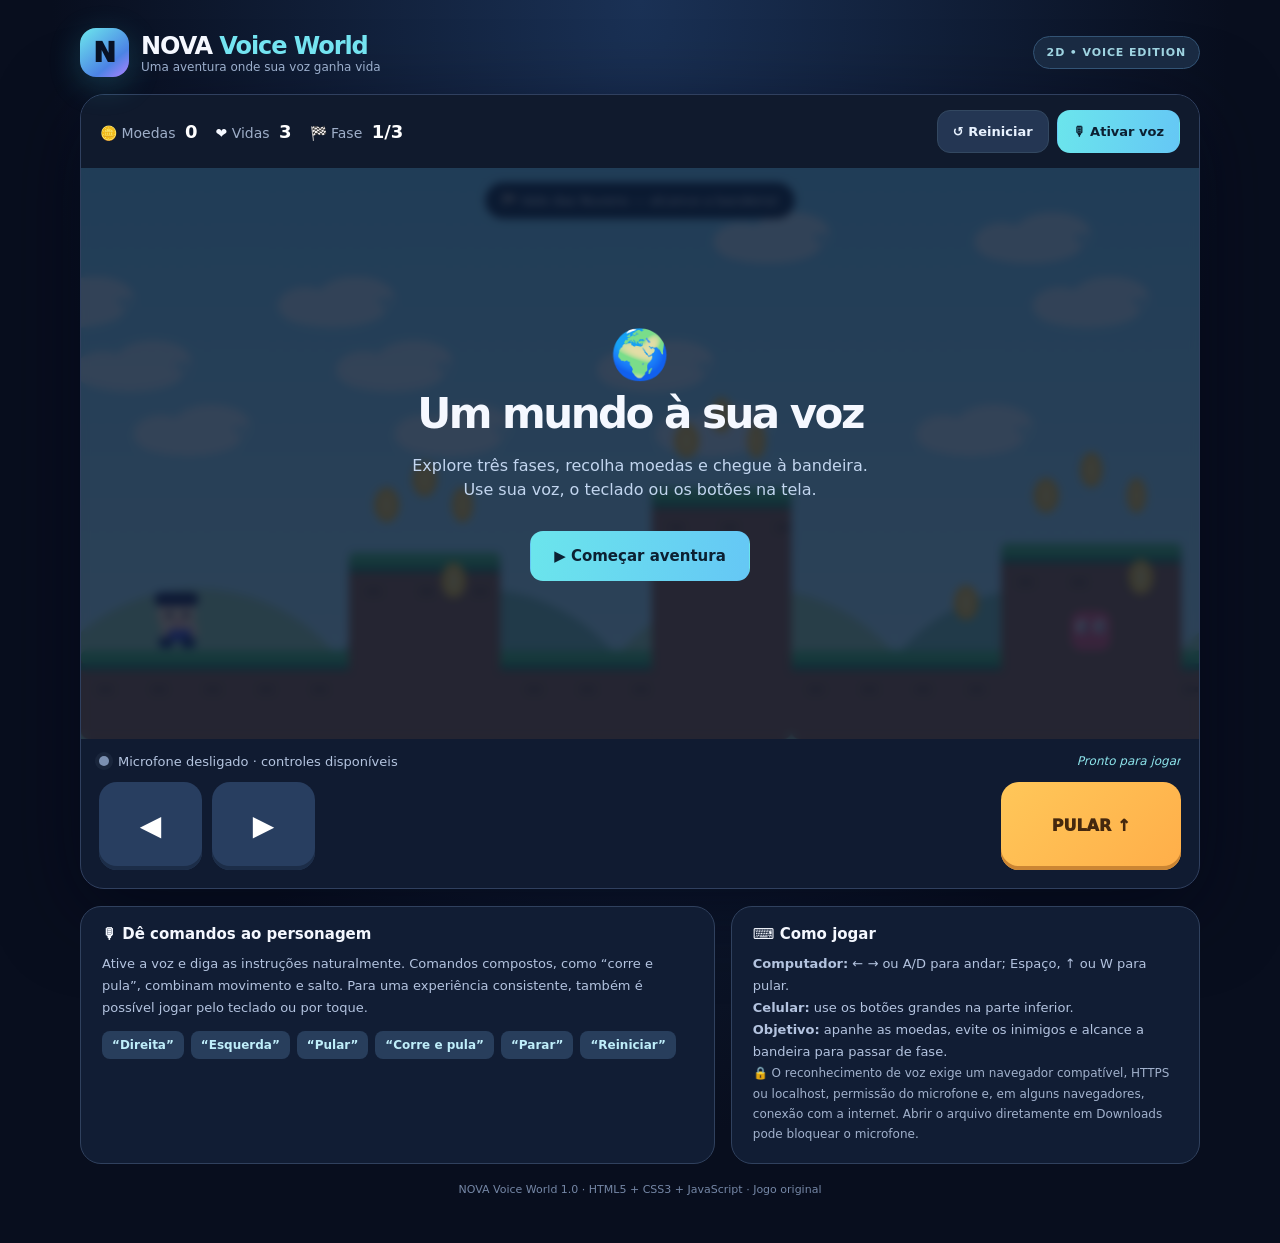
<file: nova-voice-world/index.html>
<!doctype html>
<html lang="pt-BR">
<head>
<meta charset="utf-8"><meta name="viewport" content="width=device-width,initial-scale=1,viewport-fit=cover"><meta name="theme-color" content="#080e1e"><title>NOVA Voice World — Aventura por voz</title>
<style>
:root{color-scheme:dark;--bg:#080e1e;--panel:#121d35;--edge:#293650;--muted:#9baecc;--cyan:#74e4f1;--white:#f5f8ff;font-family:Inter,ui-sans-serif,system-ui,-apple-system,Segoe UI,Arial,sans-serif}*{box-sizing:border-box}html,body{margin:0;min-height:100%;background:radial-gradient(ellipse at top,#1a3155 0,#080e1e 65%);color:var(--white)}body{padding:clamp(10px,2.4vw,28px);overflow-x:hidden}button{font:inherit;cursor:pointer;touch-action:none;user-select:none;-webkit-user-select:none}button:focus-visible{outline:3px solid var(--cyan);outline-offset:3px}.shell{max-width:1120px;margin:auto}.top{display:flex;align-items:center;justify-content:space-between;gap:16px;margin:0 0 17px}.brand{display:flex;gap:12px;align-items:center}.logo{width:49px;height:49px;display:grid;place-items:center;background:linear-gradient(140deg,#6de9ed,#4c83e5 68%,#b082ff);border-radius:16px;color:#081225;font-weight:1000;font-size:27px;box-shadow:0 8px 32px #3ddbef35}.brand b{display:block;font-size:clamp(18px,2.4vw,24px);letter-spacing:-.045em}.brand small{display:block;color:var(--muted);font-size:12px}.tag{background:#192a42;color:#9fd4e1;border:1px solid #335475;border-radius:50px;padding:9px 13px;font-size:11px;font-weight:800;letter-spacing:.08em}.panel{background:#101b31;border:1px solid #30405f;border-radius:24px;overflow:hidden;box-shadow:0 20px 80px #01061788}.toolbar{display:flex;gap:12px;align-items:center;justify-content:space-between;flex-wrap:wrap;padding:15px 19px;background:#101a2d}.stats{display:flex;gap:18px;flex-wrap:wrap;align-items:center;font-size:14px}.stats span{color:#9eaec8}.stats strong{color:#fff;font-size:18px;margin-left:5px}.actions{display:flex;gap:8px;align-items:center;flex-wrap:wrap}.btn{border:1px solid #334861;color:#e8f2ff;background:#243653;border-radius:13px;padding:11px 15px;font-weight:800;font-size:13px;min-height:43px}.btn.primary{background:linear-gradient(100deg,#6be5ec,#65c7f5);border-color:transparent;color:#0c2032}.btn.active{background:#ed616b;color:#1a0b12}.gamewrap{position:relative;background:#a7dffe;overflow:hidden;touch-action:pan-y}.gamewrap canvas{display:block;width:100%;aspect-ratio:960/490;image-rendering:auto}.hudtip{position:absolute;top:14px;left:50%;transform:translateX(-50%);background:#09172dd9;color:#fff;padding:10px 15px;border:1px solid #ffffff29;border-radius:20px;font-size:clamp(10px,1.8vw,13px);white-space:nowrap;max-width:94%;overflow:hidden;text-overflow:ellipsis;pointer-events:none;text-align:center}.overlay{position:absolute;inset:0;background:#07142bc9;display:grid;place-items:center;text-align:center;padding:20px;z-index:4;backdrop-filter:blur(4px)}.overlay[hidden]{display:none}.modal{max-width:470px}.modal .symbol{font-size:48px}.modal h1{font-size:clamp(28px,5vw,42px);margin:6px 0;letter-spacing:-.06em}.modal p{color:#c2d5ef;line-height:1.55}.modal .btn{margin-top:12px;padding:15px 23px;font-size:15px}.bottom{padding:15px 18px 18px}.statusline{display:flex;gap:9px;align-items:center;justify-content:space-between;flex-wrap:wrap;margin-bottom:13px}.statusleft{display:flex;align-items:center;gap:9px;color:#b4c4df;font-size:13px}.dot{height:10px;width:10px;background:#7b90b1;border-radius:50%;box-shadow:0 0 0 4px #8195b114}.dot.on{background:#40ecb1;box-shadow:0 0 0 5px #40ecb122,0 0 16px #40ecb199}.heard{font-size:12px;color:#8de4eb;font-style:italic;max-width:100%;overflow:hidden;text-overflow:ellipsis;white-space:nowrap}.controls{display:flex;align-items:center;justify-content:space-between;gap:14px}.pad{display:flex;gap:10px}.control{width:clamp(69px,14vw,103px);height:clamp(66px,13vw,88px);border:none;border-radius:18px;background:#283e60;color:#fff;font-size:28px;box-shadow:inset 0 -4px #1c2d48;transition:transform .09s,background .09s}.control:active,.control.pressed{transform:translateY(2px);background:#42668c}.jump{width:clamp(100px,24vw,180px);background:linear-gradient(135deg,#ffc759,#ffae49);color:#45280e;font-size:16px;font-weight:1000;box-shadow:inset 0 -4px #cb8533}.jump:active,.jump.pressed{background:#f2a52f}.help{display:grid;grid-template-columns:1.15fr .85fr;gap:16px;margin-top:17px}.card{border-radius:21px;border:1px solid #30415e;background:#111d34;padding:18px 21px}.card h2{font-size:15px;margin:0 0 10px}.card p{font-size:13px;line-height:1.7;color:#b3c3df;margin:0}.chips{display:flex;gap:7px;flex-wrap:wrap;margin-top:12px}.chip{background:#283e5c;color:#bfeefa;border-radius:8px;padding:7px 10px;font-size:12px;font-weight:700}.notice{margin-top:12px;font-size:12px!important;color:#a1b1cc!important}.footer{text-align:center;font-size:11px;color:#7587a6;margin:19px 0}.sr{position:absolute;width:1px;height:1px;overflow:hidden;clip:rect(0,0,0,0)}@media(max-width:680px){body{padding:10px}.brand .tag{display:none}.top{margin:5px 3px 13px}.tag{font-size:9px;padding:7px}.logo{width:42px;height:42px;border-radius:13px}.panel{border-radius:18px}.toolbar{padding:13px}.stats{gap:12px;font-size:12px}.stats strong{font-size:15px;margin-left:2px}.actions{width:100%}.actions .btn{flex:1}.bottom{padding:13px}.controls{gap:8px}.pad{gap:7px}.help{grid-template-columns:1fr}.card{padding:16px}.hudtip{top:7px;padding:7px 10px;font-size:10px}.brand small{font-size:11px}}@media(prefers-reduced-motion:reduce){.control{transition:none}}
</style>
</head>
<body><main class="shell"><header class="top"><div class="brand"><div class="logo">N</div><div><b>NOVA <span style="color:#74e4f1">Voice World</span></b><small>Uma aventura onde sua voz ganha vida</small></div></div><div class="tag">2D • VOICE EDITION</div></header>
<section class="panel" aria-label="Jogo NOVA Voice World"><div class="toolbar"><div class="stats"><div>🪙 <span>Moedas</span> <strong id="coins">0</strong></div><div>❤️ <span>Vidas</span> <strong id="lives">3</strong></div><div>🏁 <span>Fase</span> <strong id="stage">1/3</strong></div></div><div class="actions"><button id="restart" class="btn">↺ Reiniciar</button><button id="mic" class="btn primary">🎙 Ativar voz</button></div></div>
<div id="gamewrap" class="gamewrap"><canvas id="game" width="960" height="490" aria-label="Jogo de plataforma com personagem, moedas, obstáculos e inimigos"></canvas><div id="tip" class="hudtip" aria-live="polite">Fale “direita”, “pular” ou “corre e pula”!</div><div id="overlay" class="overlay"><div class="modal"><div class="symbol" id="modalIcon">🌍</div><h1 id="modalTitle">Um mundo à sua voz</h1><p id="modalText">Explore três fases, recolha moedas e chegue à bandeira. Use sua voz, o teclado ou os botões na tela.</p><button id="play" class="btn primary">▶ Começar aventura</button></div></div></div>
<div class="bottom"><div class="statusline"><div class="statusleft"><i class="dot" id="dot"></i><span id="micstatus">Microfone desligado · controles disponíveis</span></div><div class="heard" id="heard">Pronto para jogar</div></div><div class="controls"><div class="pad"><button class="control" id="left" aria-label="Mover para esquerda">◀</button><button class="control" id="right" aria-label="Mover para direita">▶</button></div><button class="control jump" id="jump" aria-label="Pular">PULAR ↑</button></div></div></section>
<section class="help"><div class="card"><h2>🎙 Dê comandos ao personagem</h2><p>Ative a voz e diga as instruções naturalmente. Comandos compostos, como “corre e pula”, combinam movimento e salto. Para uma experiência consistente, também é possível jogar pelo teclado ou por toque.</p><div class="chips"><span class="chip">“Direita”</span><span class="chip">“Esquerda”</span><span class="chip">“Pular”</span><span class="chip">“Corre e pula”</span><span class="chip">“Parar”</span><span class="chip">“Reiniciar”</span></div></div><div class="card"><h2>⌨️ Como jogar</h2><p><b>Computador:</b> ← → ou A/D para andar; Espaço, ↑ ou W para pular.<br><b>Celular:</b> use os botões grandes na parte inferior.<br><b>Objetivo:</b> apanhe as moedas, evite os inimigos e alcance a bandeira para passar de fase.</p><p class="notice">🔒 O reconhecimento de voz exige um navegador compatível, HTTPS ou localhost, permissão do microfone e, em alguns navegadores, conexão com a internet. Abrir o arquivo diretamente em Downloads pode bloquear o microfone.</p></div></section><div class="footer">NOVA Voice World 1.0 · HTML5 + CSS3 + JavaScript · Jogo original</div></main>
<script>
(()=>{'use strict';
const $=s=>document.querySelector(s),canvas=$('#game'),g=canvas.getContext('2d'),W=960,H=490,GROUND=414,GRAV=.65;
const ui={coins:$('#coins'),lives:$('#lives'),stage:$('#stage'),tip:$('#tip'),mic:$('#mic'),micstatus:$('#micstatus'),dot:$('#dot'),heard:$('#heard'),overlay:$('#overlay'),modalTitle:$('#modalTitle'),modalText:$('#modalText'),modalIcon:$('#modalIcon'),play:$('#play')};
const layouts=[{name:'Vale das Nuvens',width:3300,color:['#80d7fc','#c5f3ff'],platforms:[[0,414,520],[610,414,600],[1310,414,440],[1850,414,540],[2500,414,800],[230,330,130],[490,275,120],[790,322,155],[1120,274,130],[1440,325,150],[1660,262,140],[1950,330,150],[2195,270,140],[2580,322,150],[2860,270,145]],enemies:[[850,775,1100],[1510,1380,1680],[2080,1900,2280],[2740,2580,2900]]},{name:'Jardim do Vento',width:3500,color:['#9cc9ff','#e8ecff'],platforms:[[0,414,650],[730,414,520],[1360,414,510],[1960,414,590],[2670,414,830],[250,338,150],[505,281,125],[845,339,155],[1150,270,140],[1460,320,155],[1720,270,145],[2110,310,175],[2410,270,145],[2790,320,150],[3080,272,150]],enemies:[[940,820,1140],[1550,1400,1710],[2230,2020,2430],[2970,2730,3260]]},{name:'Céu das Estrelas',width:3800,color:['#7786ed','#d9b4ed'],platforms:[[0,414,580],[670,414,540],[1330,414,490],[1950,414,510],[2570,414,570],[3240,414,560],[175,327,155],[455,260,135],[800,328,155],[1110,270,155],[1480,332,155],[1780,261,150],[2110,317,140],[2400,254,150],[2770,320,155],[3030,257,150],[3430,319,160]],enemies:[[920,760,1120],[1510,1380,1710],[2130,2010,2330],[2800,2660,3050],[3460,3280,3600]]}];
let stage=0,score=0,lives=3,player,platforms=[],coins=[],enemies=[],sparks=[],camera=0,frame=0,playing=false,inv=0,voiceDir=0,voiceUntil=0,statusUntil=0;
const controls={left:false,right:false},touch={left:false,right:false};let speech=null,voiceEnabled=false,listening=false,restartHandle=null,micStarting=false,lastSpeech='',lastSpeechAt=0;
function announce(msg,seconds=2.7){ui.tip.textContent=msg;statusUntil=performance.now()+seconds*1000}
function hud(){ui.coins.textContent=score;ui.lives.textContent=lives;ui.stage.textContent=`${stage+1}/3`}
function makeStage(){const d=layouts[stage];platforms=d.platforms.map(([x,y,w])=>({x,y,w,h:H-y}));coins=[];enemies=[];sparks=[];for(let i=0;i<platforms.length;i++){const p=platforms[i];if(i===0){coins.push({x:320,y:p.y-60,taken:false});continue}for(let j=0;j<3;j++)coins.push({x:p.x+p.w*(j+1)/4,y:p.y-41-(j%2)*22,taken:false})}for(let [x,min,max] of d.enemies)enemies.push({x,y:GROUND-34,w:34,h:34,min,max,dir:1,alive:true});player={x:65,y:GROUND-52,w:34,h:50,vx:0,vy:0,onGround:false,face:1};camera=0;inv=0;hud();announce('🏁 '+d.name+' — alcance a bandeira!')}
function showModal(icon,title,text,button){ui.modalIcon.textContent=icon;ui.modalTitle.textContent=title;ui.modalText.textContent=text;ui.play.textContent=button;ui.overlay.hidden=false;playing=false}
function start(){ui.overlay.hidden=true;playing=true;hud()}
function reset(){stage=0;score=0;lives=3;makeStage();start()}
function jump(){if(!playing)return;if(player.onGround){player.vy=-13.7;player.onGround=false;for(let i=0;i<7;i++)sparks.push({x:player.x+17,y:player.y+49,vx:(Math.random()-.5)*4,vy:Math.random()*-3,life:21,color:'#ffffff'})}}
function collide(a,b){return a.x<b.x+b.w&&a.x+a.w>b.x&&a.y<b.y+b.h&&a.y+a.h>b.y}
function damage(){if(inv>0||!playing)return;lives--;hud();if(lives<=0){showModal('💫','Fim de jogo',`Você juntou ${score} moedas. Que tal tentar novamente?`,'↺ Jogar novamente');return}inv=100;player.x=Math.max(65,player.x-155);player.y=GROUND-125;player.vy=-4;announce('❤️ Você perdeu uma vida!')}
function nextStage(){playing=false;if(stage===layouts.length-1){showModal('🏆','Aventura concluída!',`Incrível! Você explorou os três mundos e coletou ${score} moedas!`,'↺ Jogar de novo')}else{stage++;makeStage();showModal('🌟','Fase desbloqueada!',`Bem-vindo ao ${layouts[stage].name}! Prepare sua voz para a próxima aventura.`,'▶ Próxima fase')}}
function parseVoice(raw){let t=raw.toLocaleLowerCase('pt-BR').normalize('NFD').replace(/[\u0300-\u036f]/g,'').replace(/[^a-z\s]/g,' ').replace(/\s+/g,' ').trim();if(!t)return;ui.heard.textContent='🎙 “'+raw.slice(0,66)+'”';if(/\b(reiniciar|recomecar|recomeca|restart)\b/.test(t)){reset();announce('🎙 Reiniciando aventura!');return}if(!playing)return;let parts=[];if(/\b(parar|pare|para|stop)\b/.test(t)){voiceDir=0;voiceUntil=0;parts.push('parar')}else{if(/\b(esquerda|voltar|volta)\b/.test(t)){voiceDir=-1;voiceUntil=performance.now()+1750;parts.push('esquerda')}else if(/\b(direita|frente|corre|correr|anda|andar|avance|avancar|avanca)\b/.test(t)){voiceDir=1;voiceUntil=performance.now()+1750;parts.push('direita')}if(/\b(pula|pular|salta|saltar|salto|superpulo|super)\b/.test(t)){jump();parts.push('pular')}}if(parts.length)announce('🎙 '+parts.join(' + ')+'!',1.5)}
function micState(message,active=false){ui.micstatus.textContent=message;ui.dot.classList.toggle('on',active);ui.mic.textContent=voiceEnabled?'■ Desativar voz':'🎙 Ativar voz';ui.mic.classList.toggle('active',voiceEnabled);ui.mic.classList.toggle('primary',!voiceEnabled)}
function stopSpeech(){voiceEnabled=false;clearTimeout(restartHandle);restartHandle=null;voiceDir=0;voiceUntil=0;if(speech){try{speech.abort()}catch(_){}}micState('Microfone desligado · controles disponíveis')}
function scheduleListen(){if(!voiceEnabled||restartHandle)return;restartHandle=setTimeout(()=>{restartHandle=null;if(voiceEnabled&&!listening){try{speech.start()}catch(_){micState('Toque em desativar e ative novamente')}}},500)}
async function startSpeech(){if(micStarting||voiceEnabled)return;const SR=window.SpeechRecognition||window.webkitSpeechRecognition;if(!SR){micState('Reconhecimento de fala não disponível neste navegador');announce('Use o Chrome no Android ou o Chrome/Edge no computador',4);return}if(!window.isSecureContext){micState('Abra o jogo por HTTPS para ativar o microfone');announce('Microfone: publique o jogo em um endereço HTTPS',5);return}micStarting=true;ui.mic.disabled=true;micState('Solicitando permissão do microfone…');try{if(navigator.mediaDevices?.getUserMedia){const stream=await navigator.mediaDevices.getUserMedia({audio:true});stream.getTracks().forEach(track=>track.stop())}speech=new SR();speech.lang='pt-BR';speech.continuous=true;speech.interimResults=true;speech.maxAlternatives=1;voiceEnabled=true;speech.onstart=()=>{listening=true;micState('Ouvindo comandos em português…',true);announce('🎙 Pode falar: direita, esquerda, pular!',3)};speech.onresult=e=>{for(let i=e.resultIndex;i<e.results.length;i++){let result=e.results[i],raw=result[0].transcript,t=raw.toLowerCase().trim(),now=Date.now();if((result.isFinal||/\b(pula|pular|direita|esquerda|parar|reiniciar|corre)\b/i.test(t))&&(t!==lastSpeech||now-lastSpeechAt>1900)){lastSpeech=t;lastSpeechAt=now;parseVoice(raw)}}};speech.onerror=e=>{const reason=e.error||'unknown';if(['not-allowed','service-not-allowed','audio-capture'].includes(reason)){voiceEnabled=false;micState('Microfone bloqueado: permita o acesso nas configurações do Chrome');announce('Permissão de microfone negada ou indisponível',5)}else if(reason==='network'){voiceEnabled=false;micState('Falha na rede do reconhecimento de voz');announce('Confira a internet e tente ativar novamente',5)}else if(reason!=='aborted'&&reason!=='no-speech'){micState('Falha no reconhecimento: '+reason)}};speech.onend=()=>{listening=false;if(voiceEnabled){micState('Reconectando escuta…');scheduleListen()}else if(!/bloqueado|rede/.test(ui.micstatus.textContent))micState('Microfone desligado · controles disponíveis')};speech.start();micState('Iniciando reconhecimento…')}catch(e){voiceEnabled=false;const msg=e?.name==='NotAllowedError'?'Permissão negada: permita o microfone para este site':e?.name==='NotFoundError'?'Nenhum microfone encontrado':'Não foi possível ativar: '+(e?.message||'erro desconhecido');micState(msg);announce(msg,5)}finally{micStarting=false;ui.mic.disabled=false}}
ui.mic.addEventListener('click',()=>voiceEnabled?stopSpeech():startSpeech());$('#restart').addEventListener('click',reset);ui.play.addEventListener('click',()=>{if(ui.modalTitle.textContent==='Fim de jogo'||ui.modalTitle.textContent==='Aventura concluída!')reset();else start()});
window.addEventListener('keydown',e=>{if(['ArrowLeft','ArrowRight','ArrowUp','Space','KeyA','KeyD','KeyW'].includes(e.code))e.preventDefault();if(['ArrowLeft','KeyA'].includes(e.code))controls.left=true;if(['ArrowRight','KeyD'].includes(e.code))controls.right=true;if(['ArrowUp','KeyW','Space'].includes(e.code)&&!e.repeat)jump()});window.addEventListener('keyup',e=>{if(['ArrowLeft','KeyA'].includes(e.code))controls.left=false;if(['ArrowRight','KeyD'].includes(e.code))controls.right=false});window.addEventListener('blur',()=>{controls.left=false;controls.right=false;touch.left=false;touch.right=false});
for(let type of ['left','right','jump']){const btn=$('#'+type);btn.addEventListener('pointerdown',e=>{e.preventDefault();btn.classList.add('pressed');try{btn.setPointerCapture(e.pointerId)}catch(_){}if(type==='jump')jump();else touch[type]=true});for(let name of ['pointerup','pointercancel','lostpointercapture'])btn.addEventListener(name,()=>{btn.classList.remove('pressed');if(type!=='jump')touch[type]=false})}
function tick(){frame++;if(!playing)return;const oldY=player.y;let dir=Number(controls.right||touch.right||(voiceDir===1&&performance.now()<voiceUntil))-Number(controls.left||touch.left||(voiceDir===-1&&performance.now()<voiceUntil));player.vx=dir*5.4;if(dir)player.face=dir;player.x=Math.max(0,Math.min(layouts[stage].width-player.w,player.x+player.vx));player.vy=Math.min(17,player.vy+GRAV);player.y+=player.vy;player.onGround=false;for(const p of platforms){if(player.x+player.w>p.x+3&&player.x<p.x+p.w-3&&oldY+player.h<=p.y+11&&player.y+player.h>=p.y&&player.vy>=0){player.y=p.y-player.h;player.vy=0;player.onGround=true}}if(player.y>H+110){damage();if(playing){player.x=Math.max(65,player.x-55);player.y=GROUND-100;player.vy=0}}for(const c of coins){if(c.taken)continue;if(Math.abs(player.x+17-c.x)<27&&Math.abs(player.y+25-c.y)<35){c.taken=true;score++;hud();for(let j=0;j<8;j++)sparks.push({x:c.x,y:c.y,vx:(Math.random()-.5)*6,vy:(Math.random()-.5)*6,life:26,color:'#ffd65b'})}}for(let e of enemies){if(!e.alive)continue;e.x+=e.dir*1.35;if(e.x<e.min||e.x>e.max)e.dir*=-1;if(collide(player,e)){if(player.vy>1&&oldY+player.h<=e.y+12){e.alive=false;player.vy=-10;announce('✨ Inimigo superado!',1.5)}else{damage();break}}}for(let p of sparks){p.x+=p.vx;p.y+=p.vy;p.vy+=.12;p.life--}sparks=sparks.filter(p=>p.life>0);if(inv)inv--;camera+=(Math.max(0,Math.min(layouts[stage].width-W,player.x-330))-camera)*.13;if(player.x>=layouts[stage].width-100)nextStage();if(performance.now()>statusUntil)ui.tip.textContent='Diga “direita”, “pular” ou “corre e pula”!'}
function rr(x,y,w,h,r,fill){g.fillStyle=fill;g.beginPath();g.roundRect(x,y,w,h,r);g.fill()}
function draw(){const d=layouts[stage],gradient=g.createLinearGradient(0,0,0,H);gradient.addColorStop(0,d.color[0]);gradient.addColorStop(1,d.color[1]);g.fillStyle=gradient;g.fillRect(0,0,W,H);for(let i=0;i<16;i++){let x=((i*274+92-camera*.21)%(W+360)+(W+360))%(W+360)-150,y=67+(i%4)*55;g.fillStyle='#ffffff9c';g.beginPath();g.ellipse(x,y,45,15,0,0,6.283);g.ellipse(x+20,y-11,33,18,0,0,6.283);g.ellipse(x-23,y-4,24,16,0,0,6.283);g.fill()}for(let i=0;i<23;i++){let x=i*240-camera*.35;g.fillStyle=i%2?'#83c9bd':'#a6dcb9';g.beginPath();g.arc(x+100,GROUND+100,153,Math.PI,2*Math.PI);g.fill()}g.save();g.translate(-camera,0);for(let i=0;i<platforms.length;i++){const p=platforms[i];rr(p.x,p.y,p.w,p.h,7,'#956950');rr(p.x,p.y,p.w,12,5,'#55c67e');rr(p.x,p.y+11,p.w,6,0,'#358c67');g.fillStyle='#72533c';for(let j=p.x+15;j<p.x+p.w-10;j+=46)g.fillRect(j,p.y+31,12,5)}for(const c of coins){if(c.taken)continue;g.save();g.translate(c.x,c.y);g.scale(.85+Math.sin(frame*.09+c.x)*.13,1);g.fillStyle='#ffcb43';g.beginPath();g.ellipse(0,0,11,15,0,0,6.283);g.fill();g.fillStyle='#fff0a5';g.fillRect(-2,-8,4,16);g.restore()}for(const e of enemies){if(!e.alive)continue;rr(e.x,e.y,e.w,e.h,9,'#ef637d');rr(e.x+5,e.y+8,9,11,3,'white');rr(e.x+20,e.y+8,9,11,3,'white');g.fillStyle='#32344e';g.fillRect(e.x+10,e.y+12,3,5);g.fillRect(e.x+24,e.y+12,3,5)}const px=player.x,py=player.y;if(!inv||Math.floor(frame/6)%2){rr(px+5,py+20,25,24,7,'#565ddb');rr(px+2,py+40,12,10,3,'#243c75');rr(px+21,py+40,12,10,3,'#243c75');rr(px+1,py+7,32,27,10,'#ffdfbc');rr(px-2,py+2,38,12,6,'#29315c');g.fillStyle='#252943';g.fillRect(px+9,py+19,4,5);g.fillRect(px+23,py+19,4,5);rr(px+15,py+27,8,3,1,'#f4879e');rr(px+4,py+29,6,12,3,'#ffdfbc');rr(px+29,py+29,6,12,3,'#ffdfbc')}for(const p of sparks){g.globalAlpha=Math.min(1,p.life/20);g.fillStyle=p.color;g.fillRect(p.x,p.y,5,5)}g.globalAlpha=1;const goal=d.width-80;g.fillStyle='#314566';g.fillRect(goal,GROUND-155,6,155);g.fillStyle='#ffe583';g.beginPath();g.moveTo(goal+6,GROUND-155);g.lineTo(goal+77,GROUND-132);g.lineTo(goal+6,GROUND-104);g.closePath();g.fill();g.restore();if(!playing&&ui.overlay.hidden){g.fillStyle='#15253b70';g.fillRect(0,0,W,H)}}
function loop(){tick();draw();requestAnimationFrame(loop)}makeStage();loop();
})();
</script></body></html>
</file>
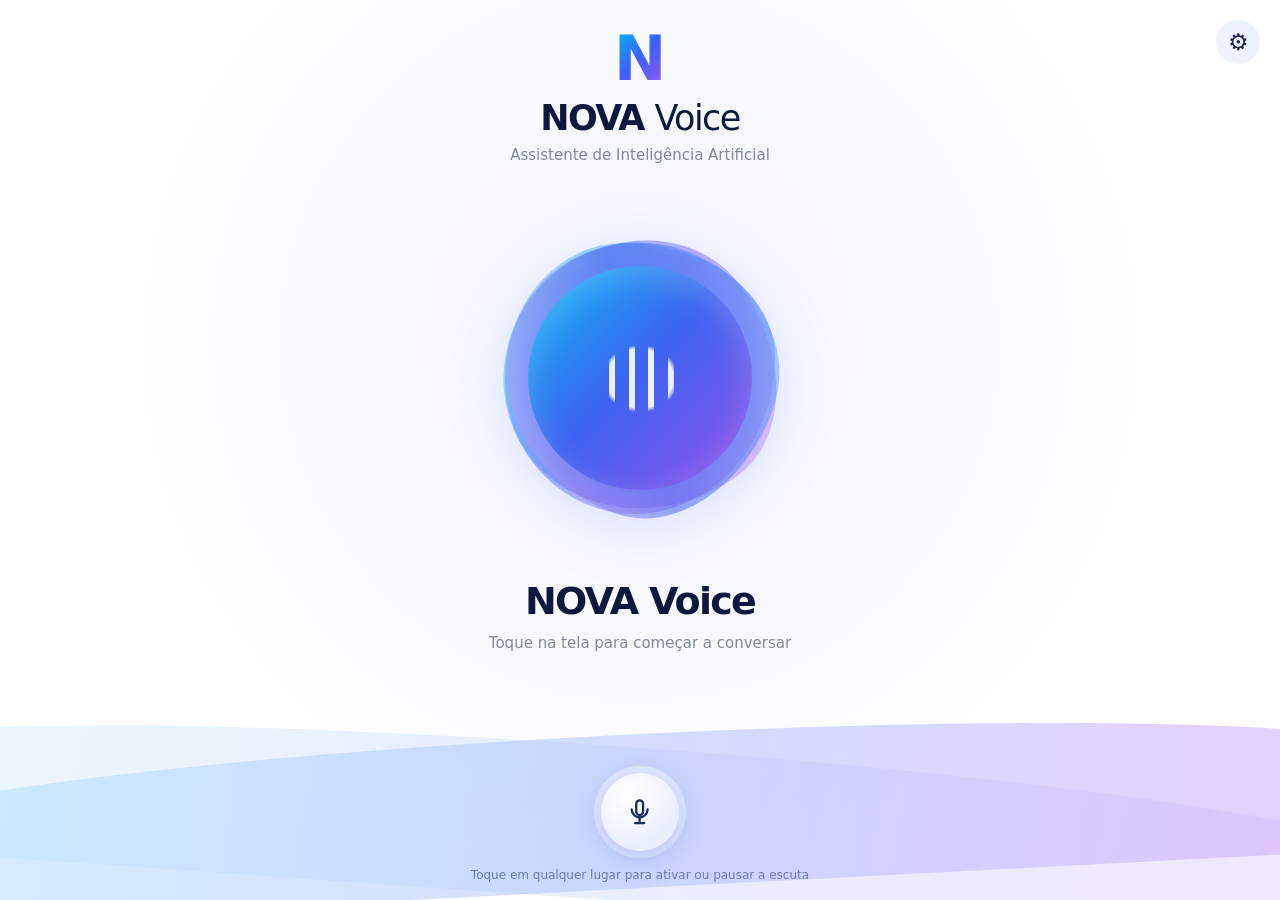
<file: nova-voice/index.html>
<!doctype html><html lang="pt-BR"><head><meta charset="utf-8"><meta name="viewport" content="width=device-width,initial-scale=1,viewport-fit=cover"><meta name="theme-color" content="#f9faff"><title>NOVA Voice — Assistente de IA</title>
<style>
*{box-sizing:border-box}html,body{margin:0;min-height:100%;overflow:hidden}body{font-family:Inter,system-ui,-apple-system,Arial,sans-serif;color:#0c193c;background:radial-gradient(circle at 50% 38%,#f0f4ff 0%,#fff 65%)}main{min-height:100dvh;height:100dvh;display:flex;flex-direction:column;align-items:center;justify-content:space-between;padding:clamp(18px,3vh,30px) 18px max(24px,env(safe-area-inset-bottom));text-align:center;cursor:pointer;user-select:none;overflow:hidden}.brand{display:flex;flex-direction:column;align-items:center;gap:8px;flex-shrink:0}.logo{font-size:clamp(42px,7vh,65px);font-weight:900;line-height:1;letter-spacing:-.12em;padding-right:.12em;background:linear-gradient(135deg,#00bdf5,#3e5eff 50%,#a55af6);background-clip:text;-webkit-background-clip:text;color:transparent}.brandname{font-size:clamp(23px,4.5vw,35px);letter-spacing:-.045em;font-weight:750}.brandname span{font-weight:350}.subtitle{color:#7d879e;font-size:clamp(11px,2.7vw,15px);margin:0}.stage{flex:1;min-height:0;width:100%;display:flex;flex-direction:column;align-items:center;justify-content:center;gap:clamp(15px,4vh,40px)}.orb-wrap{position:relative;width:min(74vw,38vh,330px);aspect-ratio:1;display:grid;place-items:center;filter:drop-shadow(0 14px 28px #728aff33)}.petal{position:absolute;inset:9%;border-radius:44% 56% 52% 48% / 50% 42% 58% 50%;background:linear-gradient(135deg,#35c9ff70,#4869ff77 52%,#dc80ef70);animation:turn 13s linear infinite}.petal:nth-child(2){transform:rotate(55deg);animation:turn2 11s linear infinite;background:linear-gradient(55deg,#48d8ff80,#6752ee70,#d78bfa7a)}.petal:nth-child(3){transform:rotate(110deg);animation:turn3 15s linear infinite;background:linear-gradient(145deg,#62baff80,#3c55e97a,#edb6f980)}.orb{position:relative;z-index:1;width:68%;aspect-ratio:1;border-radius:50%;background:linear-gradient(135deg,#0ebbf4,#3d63f0 48%,#9854ec);box-shadow:inset 0 10px 32px #ffffff30,0 0 28px #6489f366;display:grid;place-items:center;transition:filter .25s}.orb:after{content:'';width:34%;height:30%;background:repeating-linear-gradient(90deg,transparent 0 9%,white 9% 17%,transparent 17% 26%);mask-image:radial-gradient(ellipse,black 62%,transparent 72%);border-radius:50%;opacity:.9}.orb.listening{filter:brightness(1.12);animation:pulse 1.2s ease-in-out infinite}.orb.speaking{animation:pulse .6s ease-in-out infinite}.orb.listening:after,.orb.speaking:after{animation:pulse .6s ease-in-out infinite}@keyframes pulse{50%{transform:scale(1.09)}}@keyframes turn{to{transform:rotate(360deg)}}@keyframes turn2{to{transform:rotate(415deg)}}@keyframes turn3{to{transform:rotate(-250deg)}}.state{font-size:clamp(25px,5vw,38px);font-weight:550;letter-spacing:-.045em;margin:0}.detail{color:#7d879e;font-size:clamp(12px,2.6vw,15px);margin:9px auto 0;max-width:400px;line-height:1.5;min-height:18px}.caption{font-size:12px;color:#56678d;max-width:86vw;white-space:nowrap;overflow:hidden;text-overflow:ellipsis;margin-top:12px;min-height:18px}.footer{width:calc(100% + 36px);margin:0 -18px -12px;position:relative;flex-shrink:0;padding:clamp(32px,6vh,55px) 15px 4px;color:#697ba7;font-size:12px;line-height:1.5;isolation:isolate}.footer:before,.footer:after{content:'';position:absolute;z-index:-1;left:-10%;width:120%;height:100%;top:0;border-radius:48% 52% 0 0 / 35% 40% 0 0;background:linear-gradient(100deg,#b4e4ff90,#b2c4ff90,#d3a8fb90);transform:rotate(-3deg)}.footer:after{opacity:.5;transform:rotate(4deg) translateY(14px)}.mic-disc{width:clamp(55px,9vh,78px);height:clamp(55px,9vh,78px);border-radius:50%;background:radial-gradient(circle at 35% 28%,#fff,#e9efff 70%);box-shadow:0 6px 25px #526cdd55,0 0 0 7px #ffffff77;display:grid;place-items:center;margin:-15px auto 15px;color:#172b61}.mic-disc svg{width:35%;height:35%}@media(max-height:600px){.stage{gap:8px}.orb-wrap{width:min(40vw,30vh)}.brand{gap:3px}.footer{padding-top:15px}.mic-disc{margin:0 auto 8px}.subtitle{font-size:11px}}
.settings-toggle{position:fixed;top:20px;right:20px;z-index:10;border:0;background:#eef2ff;color:#16224a;border-radius:50%;width:44px;height:44px;font-size:23px;cursor:pointer}.settings{position:fixed;z-index:20;inset:0;background:#0d173c55;display:grid;place-items:center;padding:18px}.settings[hidden]{display:none}.settings-panel{width:min(100%,400px);background:#fff;border-radius:24px;padding:24px;text-align:left;box-shadow:0 20px 70px #12245844}.settings-panel h2{margin:0 0 8px}.settings-panel p{font-size:13px;color:#6b7897}.settings-panel label{display:block;margin:18px 0 8px;font-size:14px}.settings-panel select,.settings-panel input{width:100%;padding:12px;border:1px solid #cbd5ec;border-radius:12px;background:white;color:#14224a}.settings-actions{display:flex;gap:10px;margin-top:22px}.settings-actions button{flex:1;border:0;border-radius:12px;padding:13px;background:#e9efff;color:#15275c;font-weight:600}.settings-actions button:last-child{background:#4368e9;color:white}</style></head><body><button id="settingsBtn" class="settings-toggle" aria-label="Configurações de voz" title="Configurações de voz">⚙</button><div id="settings" class="settings" hidden><section class="settings-panel" role="dialog" aria-modal="true" aria-labelledby="settingsTitle"><h2 id="settingsTitle">Voz da NOVA</h2><p>Escolha uma voz instalada no seu dispositivo. O estilo futurista usa ajustes de tom e velocidade.</p><label for="voiceSelect">Voz disponível</label><select id="voiceSelect"><option value="">Automática (português)</option></select><label for="voiceStyle">Estilo</label><select id="voiceStyle"><option value="futuristic">Futurista (inspirado em assistentes de ficção)</option><option value="natural">Natural</option><option value="soft">Suave</option></select><label for="voiceRate">Velocidade: <span id="rateValue">1.0x</span></label><input id="voiceRate" type="range" min="0.7" max="1.3" step="0.1" value="1"><div class="settings-actions"><button id="testVoice" type="button">Testar voz</button><button id="closeSettings" type="button">Salvar e fechar</button></div></section></div><main id="surface" role="button" tabindex="0" aria-label="Toque para ativar ou pausar o assistente por voz"><header class="brand"><div class="logo">N</div><div class="brandname">NOVA <span>Voice</span></div><p class="subtitle">Assistente de Inteligência Artificial</p></header><section class="stage"><div class="orb-wrap"><div class="petal"></div><div class="petal"></div><div class="petal"></div><div id="orb" class="orb" aria-hidden="true"></div></div><div><h1 id="state" class="state">NOVA Voice</h1><p id="detail" class="detail">Toque na tela para começar a conversar</p><div id="caption" class="caption" aria-live="polite"></div></div></section><footer class="footer"><div class="mic-disc" aria-hidden="true"><svg viewBox="0 0 24 24" fill="none" stroke="currentColor" stroke-width="2" stroke-linecap="round"><rect x="9" y="2" width="6" height="13" rx="3"/><path d="M5 10a7 7 0 0 0 14 0M12 17v5m-4 0h8"/></svg></div>Toque em qualquer lugar para ativar ou pausar a escuta</footer></main><script>
const $=id=>document.getElementById(id),SR=window.SpeechRecognition||window.webkitSpeechRecognition;let rec=null,active=false,hearing=false,talking=false,blocked=false,restart=null,captionTimer=null,navTimer=null;
function ui(mode,detail){$('orb').className='orb '+(mode==='listening'?'listening':mode==='speaking'?'speaking':'');$('state').textContent=mode==='listening'?'Pode falar...':mode==='speaking'?'Estou respondendo...':mode==='processing'?'Um momento...':active?'Escuta pausada':'Pode falar...';$('detail').textContent=detail||(mode==='listening'?'Estou ouvindo você':mode==='speaking'?'Respondendo por voz':active?'Escuta ativada':'Toque na tela para começar');$('surface').setAttribute('aria-pressed',String(active))}
function caption(s){$('caption').textContent=s;clearTimeout(captionTimer);captionTimer=setTimeout(()=>$('caption').textContent='',4500)}
function resume(){clearTimeout(restart);if(!active||talking||blocked||hearing||document.hidden||!rec)return;restart=setTimeout(()=>{if(!active||talking||hearing||document.hidden)return;try{rec.start()}catch{restart=setTimeout(resume,1100)}},450)}
const voiceKey='nova_voice_settings_v1';let voicePrefs={voice:'',style:'futuristic',rate:1};try{voicePrefs={...voicePrefs,...JSON.parse(localStorage.getItem(voiceKey)||'{}')}}catch{}
function availableVoices(){return window.speechSynthesis?.getVoices()||[]}
function selectedVoice(){const v=availableVoices();return v.find(x=>x.voiceURI===voicePrefs.voice)||v.find(x=>x.lang.toLowerCase()==='pt-br')||v.find(x=>x.lang.toLowerCase().startsWith('pt'))||null}
function say(s,preview=false){caption(s);if(!window.speechSynthesis){if(!preview)resume();return}talking=true;clearTimeout(restart);if(hearing)try{rec.stop()}catch{};speechSynthesis.cancel();const u=new SpeechSynthesisUtterance(s);const v=selectedVoice();if(v)u.voice=v;u.lang=v?.lang||'pt-BR';u.rate=Number(voicePrefs.rate)||1;u.pitch=voicePrefs.style==='futuristic'?0.78:voicePrefs.style==='soft'?1.12:1;u.onstart=()=>ui('speaking');let finished=false;function done(){if(finished)return;finished=true;talking=false;if(active&&!preview)resume();else if(active&&preview)resume();else ui('paused','Toque na tela para retomar')}u.onend=done;u.onerror=done;speechSynthesis.speak(u)}
function populateVoices(){const el=$('voiceSelect');const voices=availableVoices().filter(v=>v.lang.toLowerCase().startsWith('pt'));el.replaceChildren();const opt=document.createElement('option');opt.value='';opt.textContent='Automática (português)';el.appendChild(opt);voices.forEach(v=>{const o=document.createElement('option');o.value=v.voiceURI;o.textContent=v.name+' — '+v.lang;el.appendChild(o)});el.value=voices.some(v=>v.voiceURI===voicePrefs.voice)?voicePrefs.voice:''}
if(window.speechSynthesis){speechSynthesis.addEventListener?.('voiceschanged',populateVoices);populateVoices()}
$('voiceStyle').value=voicePrefs.style;$('voiceRate').value=voicePrefs.rate;$('rateValue').textContent=Number(voicePrefs.rate).toFixed(1)+'x';
function saveVoice(){voicePrefs={voice:$('voiceSelect').value,style:$('voiceStyle').value,rate:Number($('voiceRate').value)};localStorage.setItem(voiceKey,JSON.stringify(voicePrefs))}
$('voiceRate').addEventListener('input',()=>{$('rateValue').textContent=Number($('voiceRate').value).toFixed(1)+'x';saveVoice()});$('voiceSelect').addEventListener('change',saveVoice);$('voiceStyle').addEventListener('change',saveVoice);
$('settingsBtn').addEventListener('click',e=>{e.stopPropagation();$('settings').hidden=false;populateVoices()});
$('settings').addEventListener('click',e=>{e.stopPropagation();if(e.target===$('settings'))$('settings').hidden=true});
$('closeSettings').addEventListener('click',e=>{e.stopPropagation();saveVoice();$('settings').hidden=true});
$('testVoice').addEventListener('click',e=>{e.stopPropagation();saveVoice();say('Olá! Eu sou a NOVA Voice. Esta é a minha nova voz, pronta para ajudar você.',true)});
function normalize(s){return s.toLocaleLowerCase('pt-BR').normalize('NFD').replace(/[\u0300-\u036f]/g,'')}
function respond(s){const q=normalize(s);if(/\b(horas|hora|horario)\b/.test(q))return 'Agora são '+new Intl.DateTimeFormat('pt-BR',{hour:'2-digit',minute:'2-digit'}).format(new Date())+'.';if(/\b(data|dia de hoje|que dia)\b/.test(q))return 'Hoje é '+new Intl.DateTimeFormat('pt-BR',{dateStyle:'full'}).format(new Date())+'.';if(/\b(oi|ola|bom dia|boa tarde|boa noite)\b/.test(q))return 'Olá! Estou ouvindo. Como posso ajudar?';if(/(seu nome|quem e voce)/.test(q))return 'Eu sou a NOVA Voice, sua assistente de voz.';if(/curiosidade/.test(q))return 'Uma curiosidade: a luz do Sol leva cerca de oito minutos para chegar à Terra.';if(/(obrigad|valeu)/.test(q))return 'Por nada!';if(/(abrir|abra|acesse) (o |a )?(youtube|google|wikipedia)/.test(q)){const site=q.match(/(youtube|google|wikipedia)/)[1];const urls={youtube:'https://www.youtube.com/',google:'https://www.google.com/',wikipedia:'https://pt.wikipedia.org/'};say('Vou abrir '+site+'.');navTimer=setTimeout(()=>{if(active)location.assign(urls[site])},1600);return null}if(/(pare de ouvir|desativar escuta|pausar escuta)/.test(q)){active=false;clearTimeout(restart);return 'Escuta pausada. Toque na tela para voltar.'}return 'Ainda estou aprendendo a realizar esse pedido. Esta versão funciona com comandos básicos e não está conectada a um modelo de inteligência artificial.'}
function heard(s){if(!active||talking)return;caption('Você: '+s);ui('processing','');const reply=respond(s);if(reply!==null)say(reply)}
if(SR){rec=new SR();rec.lang='pt-BR';rec.continuous=false;rec.interimResults=false;rec.onstart=()=>{hearing=true;if(!talking)ui('listening')};rec.onresult=e=>{if(!active||talking)return;const t=e.results[e.resultIndex]?.[0]?.transcript;if(t?.trim())heard(t.trim())};rec.onend=()=>{hearing=false;if(active&&!talking)resume();else if(!active)ui('paused','Toque para retomar')};rec.onerror=e=>{hearing=false;if(['not-allowed','service-not-allowed','audio-capture'].includes(e.error)){active=false;blocked=true;ui('paused','Permita o microfone nas configurações do navegador e toque novamente')}else if(e.error!=='no-speech'&&e.error!=='aborted'){caption('Falha de reconhecimento: '+e.error)}}}else{ui('paused','Este navegador não oferece reconhecimento de voz. Experimente o Chrome para Android.')}
function toggle(){if(!rec){ui('paused','Reconhecimento de voz indisponível neste navegador');return}clearTimeout(navTimer);active=!active;blocked=false;if(active){speechSynthesis?.cancel();talking=false;ui('processing','Ativando microfone…');try{if(!hearing)rec.start();else ui('listening')}catch{resume()}}else{clearTimeout(restart);speechSynthesis?.cancel();talking=false;if(hearing)try{rec.stop()}catch{};ui('paused','Toque na tela para retomar')}}
$('surface').addEventListener('click',toggle);$('surface').addEventListener('keydown',e=>{if(e.key==='Enter'||e.key===' '){e.preventDefault();toggle()}});document.addEventListener('visibilitychange',()=>{if(document.hidden)clearTimeout(restart);else resume()});</script></body></html>
</file>
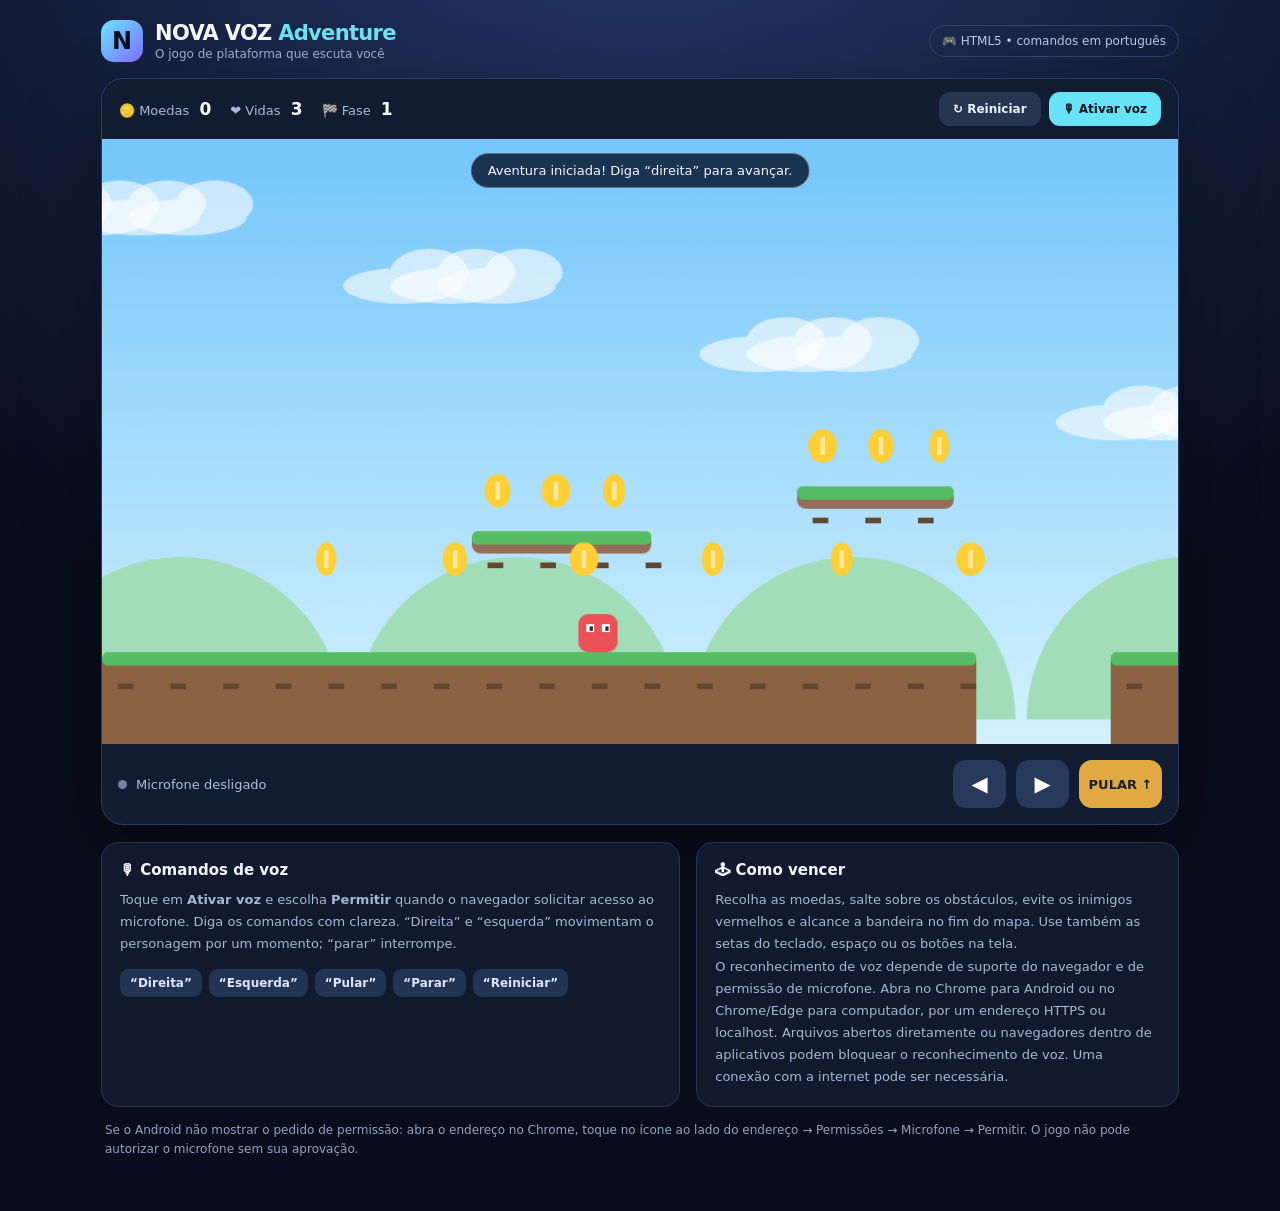
<file: nova-voz-adventure/index.html>
<!doctype html>
<html lang="pt-BR"><head><meta charset="utf-8"><meta name="viewport" content="width=device-width,initial-scale=1,viewport-fit=cover"><title>NOVA VOZ — Aventura de Plataforma</title><style>
:root{font-family:Inter,system-ui,-apple-system,Segoe UI,sans-serif;color:#f5f7ff;background:#080d1b}*{box-sizing:border-box}body{margin:0;min-height:100vh;background:radial-gradient(circle at 50% -20%,#283c73,#080d1b 62%)}.wrap{max-width:1110px;margin:auto;padding:20px 16px 40px}.top{display:flex;align-items:center;justify-content:space-between;gap:12px;margin-bottom:16px}.logo{display:flex;align-items:center;gap:12px}.mark{width:42px;height:42px;background:linear-gradient(135deg,#68e5ff,#7c6eff);border-radius:13px;display:grid;place-items:center;color:#070e22;font-size:24px;font-weight:900}.title{font-weight:850;font-size:21px;letter-spacing:-.7px}.subtitle{font-size:12px;color:#9babcc;margin-top:2px}.pill{border:1px solid #32416c;border-radius:999px;padding:8px 12px;font-size:12px;color:#b8c7e6}.panel{border:1px solid #2c3b61;background:#111b32;border-radius:22px;overflow:hidden;box-shadow:0 28px 80px #0005}.hud{display:flex;justify-content:space-between;align-items:center;gap:10px;padding:13px 17px;flex-wrap:wrap}.stats{display:flex;gap:19px;flex-wrap:wrap}.stat{font-size:13px;color:#a9b9d8}.stat strong{color:#fff;font-size:17px;margin-left:6px}.actions{display:flex;gap:8px;align-items:center;flex-wrap:wrap}button{font:inherit;cursor:pointer;border:0}.btn{border-radius:11px;padding:10px 14px;color:#eaf3ff;background:#263651;font-weight:750;font-size:12px}.btn.primary{color:#071322;background:#68e3f5}.btn:focus-visible,.control:focus-visible{outline:3px solid #ffdf72;outline-offset:2px}.game-container{position:relative;background:#77c9ff}canvas{display:block;width:100%;height:auto;aspect-ratio:16/9;image-rendering:auto}.banner{position:absolute;top:14px;left:50%;transform:translateX(-50%);padding:9px 16px;border-radius:999px;background:#0a1933d9;border:1px solid #ffffff4d;font-size:13px;pointer-events:none;white-space:nowrap;max-width:95%;overflow:hidden;text-overflow:ellipsis}.bottom{padding:16px;display:grid;grid-template-columns:1fr auto;gap:12px;align-items:center}.voice{display:flex;gap:9px;align-items:center;font-size:13px;color:#aebfdc;min-width:0}.dot{flex-shrink:0;width:9px;height:9px;background:#7383a5;border-radius:50%}.dot.on{background:#57f5a5;box-shadow:0 0 0 5px #57f5a520}.speech{color:#fff;font-weight:750}.controls{display:flex;gap:10px}.control{background:#283a5c;color:white;min-width:53px;height:48px;border-radius:13px;font-size:21px;font-weight:800;touch-action:none}.control.jump{min-width:83px;background:#e0a941;color:#1b2031;font-size:13px}.help{margin-top:17px;display:grid;grid-template-columns:1.2fr 1fr;gap:16px}.card{border:1px solid #273454;background:#111a2d;border-radius:17px;padding:18px}.card h2{margin:0 0 10px;font-size:15px}.card p{margin:0;color:#a5b6d4;font-size:13px;line-height:1.7}.chips{display:flex;gap:7px;flex-wrap:wrap;margin-top:13px}.chip{background:#223453;padding:7px 10px;border-radius:9px;color:#dce7ff;font-size:12px;font-weight:700}.notice{color:#91a3c0;font-size:12px;margin-top:14px;line-height:1.6}@media(max-width:680px){.wrap{padding:10px 8px 30px}.top{padding:4px}.title{font-size:17px}.pill{display:none}.panel{border-radius:16px}.hud{padding:9px}.stats{gap:10px}.stat{font-size:11px}.stat strong{font-size:13px}.btn{padding:9px 10px}.bottom{grid-template-columns:1fr}.controls{justify-content:center}.control{min-width:70px;height:57px}.control.jump{min-width:100px}.help{grid-template-columns:1fr}.banner{font-size:11px;top:7px}}
</style></head><body><main class="wrap"><header class="top"><div class="logo"><div class="mark">N</div><div><div class="title">NOVA VOZ <span style="color:#6ce2f1">Adventure</span></div><div class="subtitle">O jogo de plataforma que escuta você</div></div></div><div class="pill">🎮 HTML5 • comandos em português</div></header><section class="panel"><div class="hud"><div class="stats"><div class="stat">🪙 Moedas <strong id="coins">0</strong></div><div class="stat">❤️ Vidas <strong id="lives">3</strong></div><div class="stat">🏁 Fase <strong id="level">1</strong></div></div><div class="actions"><button class="btn" id="restart">↻ Reiniciar</button><button class="btn primary" id="mic">🎙 Ativar voz</button></div></div><div class="game-container"><canvas id="game" width="960" height="540" aria-label="Jogo de plataforma com personagem, moedas e inimigos"></canvas><div class="banner" id="banner">Diga “direita”, “esquerda” ou “pular” para jogar!</div></div><div class="bottom"><div class="voice"><span class="dot" id="dot"></span><span id="status">Microfone desligado</span><span class="speech" id="heard"></span></div><div class="controls"><button class="control" id="left" aria-label="Mover para esquerda">◀</button><button class="control" id="right" aria-label="Mover para direita">▶</button><button class="control jump" id="jump">PULAR ↑</button></div></div></section><section class="help"><div class="card"><h2>🎙 Comandos de voz</h2><p>Toque em <b>Ativar voz</b> e escolha <b>Permitir</b> quando o navegador solicitar acesso ao microfone. Diga os comandos com clareza. “Direita” e “esquerda” movimentam o personagem por um momento; “parar” interrompe.</p><div class="chips"><span class="chip">“Direita”</span><span class="chip">“Esquerda”</span><span class="chip">“Pular”</span><span class="chip">“Parar”</span><span class="chip">“Reiniciar”</span></div></div><div class="card"><h2>🕹 Como vencer</h2><p>Recolha as moedas, salte sobre os obstáculos, evite os inimigos vermelhos e alcance a bandeira no fim do mapa. Use também as setas do teclado, espaço ou os botões na tela.</p><p class="notice">O reconhecimento de voz depende de suporte do navegador e de permissão de microfone. Abra no Chrome para Android ou no Chrome/Edge para computador, por um endereço HTTPS ou localhost. Arquivos abertos diretamente ou navegadores dentro de aplicativos podem bloquear o reconhecimento de voz. Uma conexão com a internet pode ser necessária.</p></div></section><p class="notice" style="padding:0 4px">Se o Android não mostrar o pedido de permissão: abra o endereço no Chrome, toque no ícone ao lado do endereço → Permissões → Microfone → Permitir. O jogo não pode autorizar o microfone sem sua aprovação.</p></main><script>
(()=>{'use strict';
const canvas=document.querySelector('#game'),ctx=canvas.getContext('2d'),W=960,H=540;
const $=s=>document.querySelector(s),coinUI=$('#coins'),lifeUI=$('#lives'),levelUI=$('#level'),banner=$('#banner'),status=$('#status'),heard=$('#heard'),micBtn=$('#mic'),dot=$('#dot');
const keys={left:false,right:false},touch={left:false,right:false},worldWidth=3900,GROUND=458,gravity=.72;
let player,platforms,coins,enemies,particles,cam=0,totalCoins=0,lives=3,level=1,finished=false,voiceDir=0,voiceUntil=0,voiceJump=false,recognition=null,micWanted=false,lastHeard='',lastHeardTime=0,frame=0,msgUntil=0,invulnerable=0;
function say(t,duration=145){banner.textContent=t;msgUntil=frame+duration}
function build(){player={x:65,y:GROUND-50,w:36,h:49,vx:0,vy:0,grounded:false};cam=0;finished=false;invulnerable=70;platforms=[{x:0,y:GROUND,w:780,h:130},{x:900,y:GROUND,w:720,h:130},{x:1740,y:GROUND,w:780,h:130},{x:2650,y:GROUND,w:1250,h:130},...[[330,350,160],[620,310,140],[1030,355,175],[1330,312,145],[1870,354,180],[2180,302,160],[2790,345,160],[3120,302,160],[3450,350,175]].map(([x,y,w])=>({x,y,w,h:20}))];coins=[];for(let x=200;x<3750;x+=115){const ground=platforms.some(p=>p.y===GROUND&&x>=p.x&&x<p.x+p.w);if(ground)coins.push({x,y:GROUND-83,used:false});}for(const p of platforms.filter(x=>x.y<GROUND)){for(let x=p.x+23;x<p.x+p.w-10;x+=52)coins.push({x,y:p.y-36,used:false})}enemies=[460,1110,1470,1970,2320,2850,3250,3590].map((x,i)=>({x,y:GROUND-34,w:35,h:34,min:x-50,max:x+58,dir:i%2?1:-1,alive:true}));particles=[];refresh()}
function refresh(){coinUI.textContent=totalCoins;lifeUI.textContent=lives;levelUI.textContent=level}
function reset(full=true){if(full){totalCoins=0;lives=3;level=1;}build();say('Aventura iniciada! Diga “direita” para avançar.')}
function jump(){if(finished)return;if(player.grounded){player.vy=-14.5;player.grounded=false;for(let i=0;i<8;i++)particles.push({x:player.x+18,y:player.y+49,vx:(Math.random()-.5)*4,vy:-Math.random()*3,life:25})}}
function command(raw){const txt=raw.toLowerCase().normalize('NFD').replace(/[\u0300-\u036f]/g,'').trim();if(!txt)return;heard.textContent='“'+raw.trim().slice(0,50)+'”';let found='';if(/\b(reiniciar|recomecar|recomeca|restart)\b/.test(txt)){reset();found='reiniciar'}else if(/\b(pular|pula|salta|saltar|salto)\b/.test(txt)){jump();found='pular'}if(/\b(direita|frente|avancar|avanca|anda)\b/.test(txt)){voiceDir=1;voiceUntil=performance.now()+1400;found=found?found+' + direita':'direita'}else if(/\b(esquerda|voltar|volta)\b/.test(txt)){voiceDir=-1;voiceUntil=performance.now()+1400;found=found?found+' + esquerda':'esquerda'}else if(/\b(parar|para|pare|stop)\b/.test(txt)){voiceDir=0;voiceUntil=0;found='parar'}if(found){say('🎙 Comando reconhecido: '+found,60)}}
let micStream=null,recognitionRunning=false,retryTimer=null,startingMic=false;
function updateMicUI(active,message){dot.classList.toggle('on',active);status.textContent=message;micBtn.textContent=micWanted?'■ Desativar voz':'🎙 Ativar voz';micBtn.classList.toggle('primary',!micWanted)}
function microphoneHelp(reason){const hints={ 'not-allowed':'Permissão negada. Nas configurações do navegador, permita o microfone para este site.', 'service-not-allowed':'O serviço de reconhecimento de fala está bloqueado neste navegador.', 'audio-capture':'Não foi possível acessar o microfone. Verifique as permissões do Android.', 'network':'O reconhecimento de fala exige conexão com a internet neste navegador.', 'no-speech':'Não ouvi sua voz. Fale perto do microfone.', 'aborted':'Reconhecimento interrompido.'};return hints[reason]||'Não foi possível reconhecer sua voz: '+reason}
function scheduleRestart(){if(!micWanted||retryTimer)return;retryTimer=setTimeout(()=>{retryTimer=null;if(micWanted&&!recognitionRunning)try{recognition.start()}catch(err){updateMicUI(false,'Toque para tentar novamente');micWanted=false;updateMicUI(false,'Não foi possível ativar o reconhecimento')}},850)}
async function startMic(){
  if(startingMic||micWanted)return;
  const SR=window.SpeechRecognition||window.webkitSpeechRecognition;
  if(!SR){updateMicUI(false,'Reconhecimento de voz indisponível neste navegador');say('Abra o jogo no Chrome para Android ou no Chrome/Edge para computador.',220);return}
  if(!window.isSecureContext){updateMicUI(false,'Microfone exige uma página HTTPS ou localhost');say('Para liberar o microfone, publique o jogo em HTTPS ou abra pelo localhost.',260);return}
  startingMic=true;micBtn.disabled=true;
  updateMicUI(false,'Solicitando permissão para o microfone…');
  try{
    if(navigator.mediaDevices?.getUserMedia){
      // Solicita a autorização no clique do jogador e libera a captura;
      // o próprio SpeechRecognition fará a escuta depois.
      micStream=await navigator.mediaDevices.getUserMedia({audio:{echoCancellation:true,noiseSuppression:true}});
      micStream.getTracks().forEach(track=>track.stop());micStream=null;
    }
    micWanted=true;
    recognition=new SR();recognition.lang='pt-BR';recognition.continuous=true;recognition.interimResults=true;recognition.maxAlternatives=1;
    recognition.onstart=()=>{recognitionRunning=true;updateMicUI(true,'Microfone autorizado • ouvindo comandos…');say('🎙 Microfone ativo! Diga “pular” ou “direita”.',140)};
    recognition.onresult=e=>{for(let i=e.resultIndex;i<e.results.length;i++){const raw=e.results[i][0].transcript,normalized=raw.toLowerCase().trim(),now=Date.now();if((e.results[i].isFinal||/\b(pula|pular|direita|esquerda|parar|reiniciar)\b/i.test(normalized))&&(normalized!==lastHeard||now-lastHeardTime>1700)){lastHeard=normalized;lastHeardTime=now;command(raw)}}};
    recognition.onerror=e=>{const reason=e.error||'unknown';if(['not-allowed','service-not-allowed','audio-capture'].includes(reason)){micWanted=false;clearTimeout(retryTimer);retryTimer=null;updateMicUI(false,microphoneHelp(reason));say(microphoneHelp(reason),250)}else if(reason==='no-speech'){updateMicUI(false,'Aguardando sua voz…')}else if(reason==='network'){micWanted=false;updateMicUI(false,microphoneHelp(reason));say(microphoneHelp(reason),220)}else if(reason!=='aborted'){updateMicUI(false,microphoneHelp(reason))}};
    recognition.onend=()=>{recognitionRunning=false;dot.classList.remove('on');if(micWanted){updateMicUI(false,'Reconectando microfone…');scheduleRestart()}else if(!status.textContent.includes('Permissão')&&!status.textContent.includes('bloqueado')&&!status.textContent.includes('conexão'))updateMicUI(false,'Microfone desligado')};
    recognition.start();
  }catch(err){micWanted=false;const denied=err?.name==='NotAllowedError'||err?.name==='PermissionDeniedError';const msg=denied?'Permissão recusada. Ative o microfone nas configurações do Chrome.':err?.name==='NotFoundError'?'Nenhum microfone encontrado neste dispositivo.':'Não foi possível ativar o microfone: '+(err?.message||'erro desconhecido');updateMicUI(false,msg);say(msg,260)}
  finally{startingMic=false;micBtn.disabled=false}
}
function stopMic(){micWanted=false;clearTimeout(retryTimer);retryTimer=null;voiceDir=0;voiceUntil=0;if(recognition){try{recognition.abort()}catch(e){}}if(micStream){micStream.getTracks().forEach(t=>t.stop());micStream=null}updateMicUI(false,'Microfone desligado')}
micBtn.addEventListener('click',()=>micWanted?stopMic():startMic());$('#restart').addEventListener('click',()=>reset());
window.addEventListener('keydown',e=>{if(['ArrowLeft','ArrowRight','ArrowUp','Space','KeyA','KeyD','KeyW'].includes(e.code))e.preventDefault();if(e.code==='ArrowLeft'||e.code==='KeyA')keys.left=true;if(e.code==='ArrowRight'||e.code==='KeyD')keys.right=true;if(['ArrowUp','Space','KeyW'].includes(e.code)&&!e.repeat)jump()});window.addEventListener('keyup',e=>{if(e.code==='ArrowLeft'||e.code==='KeyA')keys.left=false;if(e.code==='ArrowRight'||e.code==='KeyD')keys.right=false});window.addEventListener('blur',()=>{keys.left=keys.right=touch.left=touch.right=false});
for(const name of ['left','right','jump']){let el=$('#'+name);el.addEventListener('pointerdown',e=>{e.preventDefault();el.setPointerCapture(e.pointerId);if(name==='jump')jump();else touch[name]=true});for(const event of ['pointerup','pointercancel','lostpointercapture'])el.addEventListener(event,()=>{if(name!=='jump')touch[name]=false})}
function overlaps(a,b){return a.x<b.x+b.w&&a.x+a.w>b.x&&a.y<b.y+b.h&&a.y+a.h>b.y}
function hurt(){if(invulnerable||finished)return;lives--;refresh();invulnerable=95;if(lives<=0){totalCoins=0;lives=3;level=1;build();say('Fim de jogo! Você ganhou uma nova chance.',220)}else{player.x=Math.max(60,player.x-210);player.y=GROUND-120;player.vy=-5;say('Cuidado! Você perdeu uma vida.',130)}}
function update(){frame++;if(finished)return;const oldY=player.y;const voiceActive=performance.now()<voiceUntil?voiceDir:0;const dx=Number(keys.right||touch.right||voiceActive>0)-Number(keys.left||touch.left||voiceActive<0);player.vx=dx*5.25;player.x=Math.max(0,Math.min(worldWidth-player.w,player.x+player.vx));player.vy=Math.min(17,player.vy+gravity);player.y+=player.vy;player.grounded=false;for(const p of platforms){if(player.x+player.w>p.x&&player.x<p.x+p.w&&oldY+player.h<=p.y+11&&player.y+player.h>=p.y&&player.vy>=0){player.y=p.y-player.h;player.vy=0;player.grounded=true}}if(player.y>H+160){hurt();if(player.y>H+160){player.x=65;player.y=270;player.vy=0}}for(const c of coins){if(!c.used&&Math.abs(player.x+player.w/2-c.x)<27&&Math.abs(player.y+25-c.y)<34){c.used=true;totalCoins++;refresh();for(let i=0;i<6;i++)particles.push({x:c.x,y:c.y,vx:(Math.random()-.5)*5,vy:(Math.random()-.5)*5,life:24})}}for(const e of enemies){if(!e.alive)continue;e.x+=e.dir*1.25;if(e.x<e.min||e.x>e.max)e.dir*=-1;if(overlaps(player,e)){if(player.vy>1&&oldY+player.h<=e.y+14){e.alive=false;player.vy=-10.5;say('Boa! Você derrotou um inimigo!',75)}else hurt()}}particles=particles.filter(p=>p.life-->0);for(const p of particles){p.x+=p.vx;p.y+=p.vy;p.vy+=.12}if(invulnerable)invulnerable--;cam+=(Math.max(0,Math.min(worldWidth-W,player.x-270))-cam)*.12;if(player.x>3770){finished=true;say('🏆 Fase concluída! Você venceu! Reinicie para jogar novamente.',1e9)}}
function roundRect(x,y,w,h,r,fill){ctx.fillStyle=fill;ctx.beginPath();ctx.roundRect(x,y,w,h,r);ctx.fill()}
function draw(){ctx.clearRect(0,0,W,H);const grad=ctx.createLinearGradient(0,0,0,H);grad.addColorStop(0,'#74c6fb');grad.addColorStop(1,'#d4f2ff');ctx.fillStyle=grad;ctx.fillRect(0,0,W,H);ctx.fillStyle='#fff9';for(let i=0;i<13;i++){let x=((i*318+70-cam*.22)%(W+270)+W+270)%(W+270)-120,y=70+(i%4)*61;ctx.beginPath();ctx.ellipse(x,y,53,16,0,0,Math.PI*2);ctx.ellipse(x+24,y-12,35,21,0,0,Math.PI*2);ctx.fill()}ctx.fillStyle='#a1ddb9';for(let i=0;i<20;i++){let x=i*300-cam*.4;ctx.beginPath();ctx.arc(x+70,GROUND+60,145,Math.PI,Math.PI*2);ctx.fill()}ctx.save();ctx.translate(-cam,0);for(const p of platforms){roundRect(p.x,p.y,p.w,p.h,8,p.y===GROUND?'#8b6244':'#956d55');roundRect(p.x,p.y,p.w,12,5,'#57bd65');for(let x=p.x+14;x<p.x+p.w;x+=47){ctx.fillStyle='#614832';ctx.fillRect(x,p.y+28,14,5)}}for(const c of coins){if(c.used)continue;ctx.fillStyle='#ffcf36';ctx.beginPath();ctx.ellipse(c.x,c.y,11+Math.sin(frame*.1+c.x)*2,15,0,0,Math.PI*2);ctx.fill();ctx.fillStyle='#ffe99f';ctx.fillRect(c.x-2,c.y-8,4,16)}for(const e of enemies){if(!e.alive)continue;roundRect(e.x,e.y,e.w,e.h,9,'#eb5156');ctx.fillStyle='white';ctx.fillRect(e.x+7,e.y+9,7,7);ctx.fillRect(e.x+21,e.y+9,7,7);ctx.fillStyle='#222e40';ctx.fillRect(e.x+10,e.y+11,3,4);ctx.fillRect(e.x+24,e.y+11,3,4)}const px=player.x,py=player.y;if(!invulnerable||Math.floor(frame/6)%2===0){roundRect(px+4,py+17,28,30,7,'#665ef3');roundRect(px+4,py+39,11,11,3,'#273a69');roundRect(px+21,py+39,11,11,3,'#273a69');roundRect(px+1,py+5,34,27,11,'#ffe3b7');roundRect(px-2,py,40,12,5,'#282d59');ctx.fillStyle='#263257';ctx.fillRect(px+10,py+17,4,5);ctx.fillRect(px+25,py+17,4,5);ctx.fillStyle='#fa779c';ctx.fillRect(px+17,py+24,8,3)}for(const p of particles){ctx.globalAlpha=Math.min(1,p.life/20);ctx.fillStyle='#ffdb49';ctx.fillRect(p.x,p.y,5,5)}ctx.globalAlpha=1;ctx.fillStyle='#4b4f62';ctx.fillRect(3793,GROUND-143,6,143);ctx.fillStyle='#ffdb5b';ctx.beginPath();ctx.moveTo(3799,GROUND-143);ctx.lineTo(3870,GROUND-119);ctx.lineTo(3799,GROUND-94);ctx.closePath();ctx.fill();ctx.restore();if(finished){ctx.fillStyle='#0a1634b9';ctx.fillRect(0,0,W,H);roundRect(220,165,520,200,25,'#142541');ctx.fillStyle='white';ctx.font='bold 42px system-ui';ctx.textAlign='center';ctx.fillText('🏆 VOCÊ VENCEU!',480,240);ctx.font='20px system-ui';ctx.fillText('Moedas coletadas: '+totalCoins,480,290);ctx.font='16px system-ui';ctx.fillText('Clique em Reiniciar para jogar novamente',480,329);ctx.textAlign='left'}if(frame>msgUntil&& !finished&&banner.textContent!=='Diga “direita”, “esquerda” ou “pular” para jogar!')banner.textContent='Diga “direita”, “esquerda” ou “pular” para jogar!'}
function loop(){update();draw();requestAnimationFrame(loop)}reset();loop();
})();
</script></body></html>
</file>
